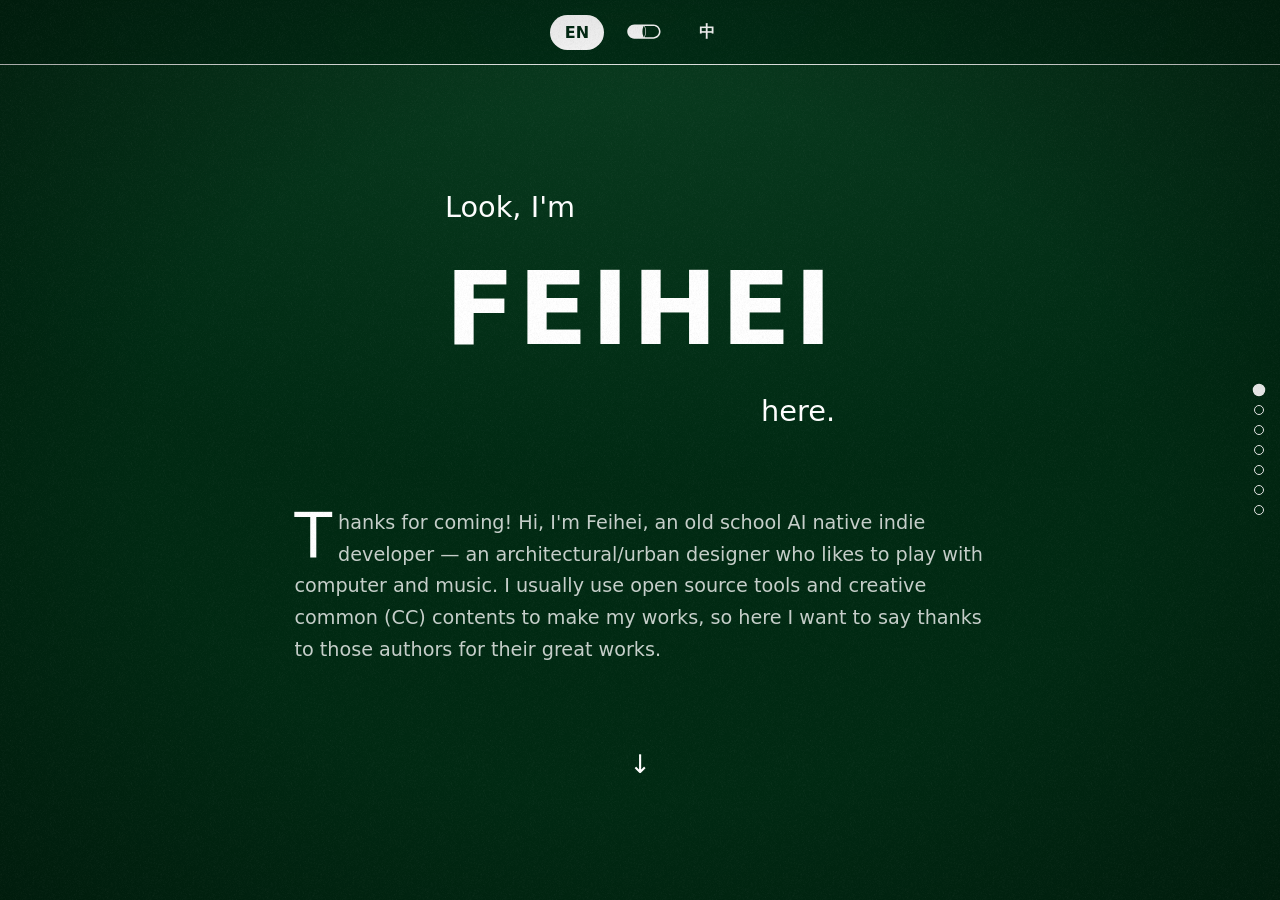
<file: index.html>
<!DOCTYPE html>
<html lang="en">
<head>
  <meta charset="utf-8">
  <meta name="viewport" content="width=device-width, initial-scale=1">
  <meta name="description" content="Feihei — old school AI native indie developer. Architectural/urban designer who likes to play with computer and music. Music works, mini HTML5 games and other open-source-made works.">
  <meta name="theme-color" content="#002a13">
  <meta property="og:title" content="I'm Feihei">
  <meta property="og:description" content="Old school AI native indie developer. Music works, mini HTML5 games and other works made with open source tools.">
  <meta property="og:url" content="https://feihei.github.io/">
  <meta property="og:type" content="website">
  <title>I'm Feihei</title>
  <link rel="icon" type="image/png" size="32x32" href="media/image/FDZ_favicon_32.png"/>
  <link rel="icon" type="image/png" size="16x16" href="media/image/FDZ_favicon_16.png"/>
  <link rel="stylesheet" href="css/style.css">
</head>
<body>
  <!-- Language switch bar -->
  <div class="language-switch">
    <button type="button" class="language-option active" id="en-option">EN</button>

    <button type="button" class="language-icon" id="switch-icon" aria-label="Switch language">
      <svg viewBox="0 0 275 200" aria-hidden="true">
        <path
          style="fill:#ffffff;fill-opacity:1;stroke:none;" d="m 72.882842,48.163847 c -27.05605,0 -49.007648,21.951598 -49.007648,49.007647 0,27.056046 21.951598,49.007646 49.007648,49.007646 H 203.5699 c 27.05605,0 49.00764,-21.9516 49.00764,-49.007646 0,-27.056049 -21.95159,-49.007647 -49.00764,-49.007647 z m 0,10.890588 h 59.635538 c -3.72269,7.408541 -8.72204,20.612007 -8.72204,38.117059 0,17.504336 4.9994,30.708036 8.72204,38.117056 H 72.882842 c -21.211044,0 -38.11706,-16.90602 -38.11706,-38.117056 0,-21.211038 16.906016,-38.117059 38.11706,-38.117059 z m 64.522478,0 h 1.6421 c 3.45485,6.210837 9.25275,19.386358 9.25275,38.117059 0,18.730516 -5.79789,31.906006 -9.25275,38.117056 h -1.6421 c -3.455,-6.21153 -9.25274,-19.38739 -9.25274,-38.117056 0,-18.730456 5.79779,-31.905993 9.25274,-38.117059 z" />
      </svg>
    </button>

    <button type="button" class="language-option" id="cn-option">中</button>
  </div>

  <!-- Slide navigation dots (built by js/main.js) -->
  <nav id="slide-nav" aria-label="Slides"></nav>

  <!-- English slides -->
  <div class="content-section active" id="en-content">
    <section class="slide slide-intro">
      <div class="title">
        <p id="left">Look, I'm</p>
        <h1 id="huge">FEIHEI</h1>
        <p id="right">here.</p>
      </div>
      <div class="intro">
        <p>Thanks for coming! Hi, I'm Feihei, an old school AI native indie developer &mdash; an architectural/urban designer who likes to play with computer and music. I usually use open source tools and creative common (CC) contents to make my works, so here I want to say thanks to those authors for their great works.</p>
      </div>
      <div class="scroll-hint" aria-hidden="true">&darr;</div>
    </section>

    <!-- Open source desktop tools (GitHub repos), first work slide -->
    <section class="slide">
      <h2>Open Source Tools</h2>
      <div class="container">
        <a class="img_box" id="llaia" href="https://github.com/Feihei/llaia">
          <div class="mask">
            <h2>Llaia — Local AI Assistant</h2>
          </div>
          <img src="media/image/llaia.svg" style="width:100%" alt="Llaia"/>
        </a>
        <a class="img_box" id="preferz" href="https://github.com/Feihei/PReferZ">
          <div class="mask">
            <h2>PReferZ — Inspiration Chalkboard</h2>
          </div>
          <img src="media/image/preferz.svg" style="width:100%" alt="PReferZ"/>
        </a>
        <a class="img_box" id="resoz" href="https://github.com/Feihei/ResoZ">
          <div class="mask">
            <h2>ResoZ — Easy DAW for Music</h2>
          </div>
          <img src="media/image/resoz.svg" style="width:100%" alt="ResoZ"/>
        </a>
      </div>
    </section>

    <!-- Design & simulation plugins (AEC open source), second work slide -->
    <section class="slide">
      <h2>Design &amp; Simulation Plugins</h2>
      <div class="container">
        <a class="img_box" id="windaround" href="https://github.com/Feihei/windAroundBuildings-py">
          <div class="mask">
            <h2>Wind Around Buildings &mdash; OpenFOAM Case Template</h2>
          </div>
          <img src="media/image/windaround.svg" style="width:100%" alt="Wind Around Buildings"/>
        </a>
        <a class="img_box" id="qgis-abmsim" href="https://github.com/Feihei/qgis-abmsim">
          <div class="mask">
            <h2>QGIS ABM Simulation Plugin</h2>
          </div>
          <img src="media/image/qgis_abmsim.svg" style="width:100%" alt="QGIS ABM Simulation"/>
        </a>
        <a class="img_box" id="blender-abmsim" href="https://github.com/Feihei/blender-abmsim">
          <div class="mask">
            <h2>Blender ABM Simulation</h2>
          </div>
          <img src="media/image/blender_abmsim.svg" style="width:100%" alt="Blender ABM Simulation"/>
        </a>
        <a class="img_box" id="lbt-blender" href="https://github.com/Feihei/lbt-blender">
          <div class="mask">
            <h2>Ladybug Tools in Blender</h2>
          </div>
          <img src="media/image/lbt_blender.svg" style="width:100%" alt="Ladybug Tools in Blender"/>
        </a>
        <a class="img_box" id="dae-exporter" href="https://github.com/Feihei/BlenderSimpleDAEExporter">
          <div class="mask">
            <h2>Simple DAE Exporter for Blender</h2>
          </div>
          <img src="media/image/dae_exporter.svg" style="width:100%" alt="Simple DAE Exporter"/>
        </a>
      </div>
    </section>

    <section class="slide">
      <h2>Music or Sound Works</h2>
      <div class="container">
        <a class="img_box" id="music-netease-cloud" href="https://music.163.com/#/artist?id=1139008">
          <div class="mask">
            <h2>Feihei's Digital Zero on Netease Cloud Music</h2>
          </div>
          <img src="media/image/FDZ_logo_white.svg" style="width:100%" alt="Netease Cloud Music"/>
        </a>
        <a class="img_box" id="music-bandcamp" href="https://f-d-z.bandcamp.com/">
          <div class="mask">
            <h2>Feihei's Digital Zero on Bandcamp</h2>
          </div>
          <img src="media/image/FDZ_logo_white.svg" style="width:100%" alt="Bandcamp"/>
        </a>
        <a class="img_box" id="music-douban" href="https://site.douban.com/fdz/">
          <div class="mask">
            <h2>Feihei's Digital Zero on Douban Site</h2>
          </div>
          <img src="media/image/FDZ_logo_white.svg" style="width:100%" alt="Douban"/>
        </a>
      </div>
    </section>

    <section class="slide">
      <h2>Mini HTML5 Works</h2>
      <div class="container">
        <a class="img_box" id="baobao" href="baobao/index.html">
          <div class="mask">
            <h2>Baobao</h2>
          </div>
          <img src="media/image/baobao.svg" style="width:100%" alt="Baobao"/>
        </a>
        <a class="img_box" id="detector" href="detector/index.html">
          <div class="mask">
            <h2>Detector</h2>
          </div>
          <img src="media/image/detector.svg" style="width:100%" alt="Detector"/>
        </a>
        <a class="img_box" id="micviz" href="micviz/index.html">
          <div class="mask">
            <h2>Microphone Visualization</h2>
          </div>
          <img src="media/image/micviz.svg" style="width:100%" alt="Microphone Visualization"/>
        </a>
      </div>
    </section>

    <!-- Mini web games (external repos served via GitHub Pages) -->
    <section class="slide">
      <h2>Mini Web Games</h2>
      <div class="container">
        <a class="img_box" id="bishop_Xiangqi" href="https://feihei.github.io/bishop_xiangqi/">
          <div class="mask">
            <h2>Bishop Xiangqi</h2>
          </div>
          <img src="media/image/bishop_Xiangqi.svg" style="width:100%" alt="Bishop Xiangqi"/>
        </a>
        <a class="img_box" id="ico-gomoku" href="https://feihei.github.io/ico-gomoku/">
          <div class="mask">
            <h2>Ico Gomoku</h2>
          </div>
          <img src="media/image/ico_gomoku.svg" style="width:100%" alt="Ico Gomoku"/>
        </a>
        <a class="img_box" id="hex-gomoku" href="https://feihei.github.io/hex-gomoku/">
          <div class="mask">
            <h2>Hex Gomoku</h2>
          </div>
          <img src="media/image/hex_gomoku.svg" style="width:100%" alt="Hex Gomoku"/>
        </a>
        <a class="img_box" id="bapi-run" href="https://feihei.github.io/bapi-run/">
          <div class="mask">
            <h2>Bapi Run &mdash; Chubby Parkour</h2>
          </div>
          <img src="media/image/bapi_run.svg" style="width:100%" alt="Bapi Run"/>
        </a>
      </div>
    </section>

    <section class="slide">
      <h2>Other Works</h2>
      <div class="container">
        <a class="img_box" id="bilibili" href="https://space.bilibili.com/380517327">
          <div class="mask">
            <h2>Videos on Bilibili</h2>
          </div>
          <img src="media/image/FDZ_logo_white.svg" style="width:100%" alt="Bilibili"/>
        </a>
        <a class="img_box" id="game-portfolio" href="https://feihei.github.io/game_portfolio/">
          <div class="mask">
            <h2>Game Portfolio</h2>
          </div>
          <img src="media/image/game_portfolio.svg" style="width:100%" alt="Game Portfolio"/>
        </a>
        <a class="img_box" id="fdz-font" href="https://github.com/Feihei/FDZ_font">
          <div class="mask">
            <h2>FDZ Pixel Font</h2>
          </div>
          <img src="media/image/fdz_font.svg" style="width:100%" alt="FDZ Pixel Font"/>
        </a>
      </div>
    </section>
  </div>

  <!-- Chinese slides -->
  <div class="content-section" id="cn-content">
    <section class="slide slide-intro">
      <div class="title">
        <p id="left">看，我是</p>
        <h1 id="huge">FEIHEI</h1>
        <p id="right">在这里</p>
      </div>
      <div class="intro">
        <p>感谢您的访问！你好，我是Feihei，一名老派的 AI 原生独立开发者——本职是建筑/城市设计，喜欢玩计算机和音乐。作品通常使用开源工具和知识共享（CC）内容创作，因此我想在此感谢那些作者们的杰出工作。</p>
      </div>
      <div class="scroll-hint" aria-hidden="true">&darr;</div>
    </section>

    <!-- Open source desktop tools (GitHub repos), first work slide -->
    <section class="slide">
      <h2>开源工具</h2>
      <div class="container">
        <a class="img_box" id="llaia-cn" href="https://github.com/Feihei/llaia">
          <div class="mask">
            <h2>Llaia — 本地轻量 AI 助手</h2>
          </div>
          <img src="media/image/llaia.svg" style="width:100%" alt="Llaia"/>
        </a>
        <a class="img_box" id="preferz-cn" href="https://github.com/Feihei/PReferZ">
          <div class="mask">
            <h2>PReferZ — 跨平台灵感小黑板</h2>
          </div>
          <img src="media/image/preferz.svg" style="width:100%" alt="PReferZ"/>
        </a>
        <a class="img_box" id="resoz-cn" href="https://github.com/Feihei/ResoZ">
          <div class="mask">
            <h2>ResoZ — 易用的音乐 DAW</h2>
          </div>
          <img src="media/image/resoz.svg" style="width:100%" alt="ResoZ"/>
        </a>
      </div>
    </section>

    <!-- Design & simulation plugins (AEC open source), second work slide -->
    <section class="slide">
      <h2>设计与模拟插件</h2>
      <div class="container">
        <a class="img_box" id="windaround-cn" href="https://github.com/Feihei/windAroundBuildings-py">
          <div class="mask">
            <h2>建筑室外风模拟 &mdash; OpenFOAM 算例模板</h2>
          </div>
          <img src="media/image/windaround.svg" style="width:100%" alt="建筑室外风模拟"/>
        </a>
        <a class="img_box" id="qgis-abmsim-cn" href="https://github.com/Feihei/qgis-abmsim">
          <div class="mask">
            <h2>QGIS ABM 模拟插件</h2>
          </div>
          <img src="media/image/qgis_abmsim.svg" style="width:100%" alt="QGIS ABM 模拟插件"/>
        </a>
        <a class="img_box" id="blender-abmsim-cn" href="https://github.com/Feihei/blender-abmsim">
          <div class="mask">
            <h2>Blender ABM 模拟</h2>
          </div>
          <img src="media/image/blender_abmsim.svg" style="width:100%" alt="Blender ABM 模拟"/>
        </a>
        <a class="img_box" id="lbt-blender-cn" href="https://github.com/Feihei/lbt-blender">
          <div class="mask">
            <h2>Ladybug Tools in Blender</h2>
          </div>
          <img src="media/image/lbt_blender.svg" style="width:100%" alt="Ladybug Tools in Blender"/>
        </a>
        <a class="img_box" id="dae-exporter-cn" href="https://github.com/Feihei/BlenderSimpleDAEExporter">
          <div class="mask">
            <h2>Blender DAE 导出插件</h2>
          </div>
          <img src="media/image/dae_exporter.svg" style="width:100%" alt="Blender DAE 导出插件"/>
        </a>
      </div>
    </section>

    <section class="slide">
      <h2>声音作品</h2>
      <div class="container">
        <a class="img_box" id="music-netease-cloud-cn" href="https://music.163.com/#/artist?id=1139008">
          <div class="mask">
            <h2>FDZ在网易云音乐</h2>
          </div>
          <img src="media/image/FDZ_logo_white.svg" style="width:100%" alt="网易云音乐"/>
        </a>
        <a class="img_box" id="music-bandcamp-cn" href="https://f-d-z.bandcamp.com/">
          <div class="mask">
            <h2>FDZ的Bandcamp主页</h2>
          </div>
          <img src="media/image/FDZ_logo_white.svg" style="width:100%" alt="Bandcamp"/>
        </a>
        <a class="img_box" id="music-douban-cn" href="https://site.douban.com/fdz/">
          <div class="mask">
            <h2>FDZ的豆瓣小站</h2>
          </div>
          <img src="media/image/FDZ_logo_white.svg" style="width:100%" alt="豆瓣"/>
        </a>
      </div>
    </section>

    <section class="slide">
      <h2>迷你HTML5作品</h2>
      <div class="container">
        <a class="img_box" id="baobao-cn" href="baobao/index.html">
          <div class="mask">
            <h2>包包</h2>
          </div>
          <img src="media/image/baobao.svg" style="width:100%" alt="抱抱"/>
        </a>
        <a class="img_box" id="detector-cn" href="detector/index.html">
          <div class="mask">
            <h2>探测器</h2>
          </div>
          <img src="media/image/detector.svg" style="width:100%" alt="探测器"/>
        </a>
        <a class="img_box" id="micviz-cn" href="micviz/index.html">
          <div class="mask">
            <h2>麦克风可视化</h2>
          </div>
          <img src="media/image/micviz.svg" style="width:100%" alt="麦克风可视化"/>
        </a>
      </div>
    </section>

    <!-- Mini web games (external repos served via GitHub Pages) -->
    <section class="slide">
      <h2>迷你网页游戏</h2>
      <div class="container">
        <a class="img_box" id="bishop_Xiangqi_cn" href="https://feihei.github.io/bishop_xiangqi/">
          <div class="mask">
            <h2>主教象棋</h2>
          </div>
          <img src="media/image/bishop_Xiangqi.svg" style="width:100%" alt="主教象棋"/>
        </a>
        <a class="img_box" id="ico-gomoku-cn" href="https://feihei.github.io/ico-gomoku/">
          <div class="mask">
            <h2>球面五子棋</h2>
          </div>
          <img src="media/image/ico_gomoku.svg" style="width:100%" alt="球面五子棋"/>
        </a>
        <a class="img_box" id="hex-gomoku-cn" href="https://feihei.github.io/hex-gomoku/">
          <div class="mask">
            <h2>六边五子棋</h2>
          </div>
          <img src="media/image/hex_gomoku.svg" style="width:100%" alt="六边五子棋"/>
        </a>
        <a class="img_box" id="bapi-run-cn" href="https://feihei.github.io/bapi-run/">
          <div class="mask">
            <h2>胖子跑酷</h2>
          </div>
          <img src="media/image/bapi_run.svg" style="width:100%" alt="胖子跑酷"/>
        </a>
      </div>
    </section>

    <section class="slide">
      <h2>其他作品</h2>
      <div class="container">
        <a class="img_box" id="bilibili-cn" href="https://space.bilibili.com/380517327">
          <div class="mask">
            <h2>Bilibili上的视频</h2>
          </div>
          <img src="media/image/FDZ_logo_white.svg" style="width:100%" alt="Bilibili"/>
        </a>
        <a class="img_box" id="game-portfolio-cn" href="https://feihei.github.io/game_portfolio/">
          <div class="mask">
            <h2>游戏作品集</h2>
          </div>
          <img src="media/image/game_portfolio.svg" style="width:100%" alt="游戏作品集"/>
        </a>
        <a class="img_box" id="fdz-font-cn" href="https://github.com/Feihei/FDZ_font">
          <div class="mask">
            <h2>FDZ 像素字体</h2>
          </div>
          <img src="media/image/fdz_font.svg" style="width:100%" alt="FDZ 像素字体"/>
        </a>
      </div>
    </section>
  </div>

  <!-- Film grain overlay (painted by js/main.js) -->
  <canvas id="film-grain" aria-hidden="true"></canvas>

  <script src="js/main.js"></script>
</body>
</html>
</file>
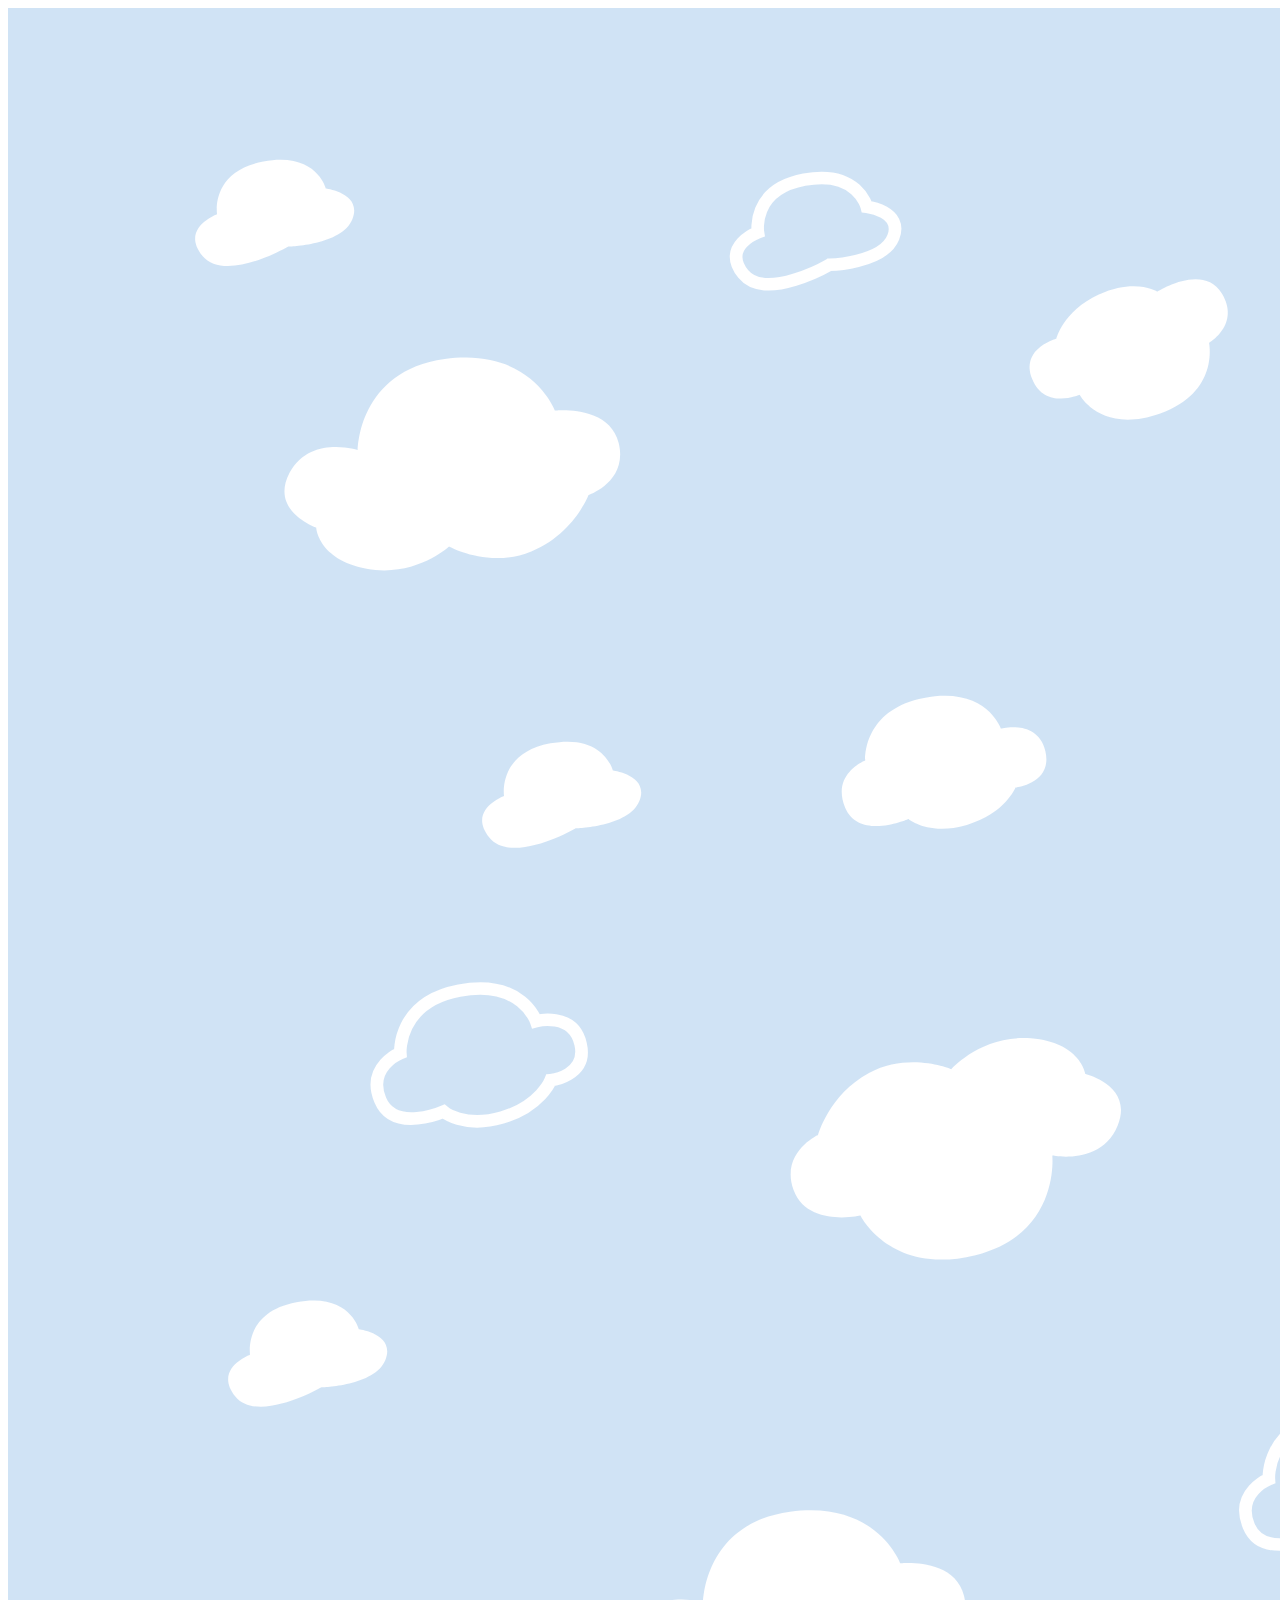
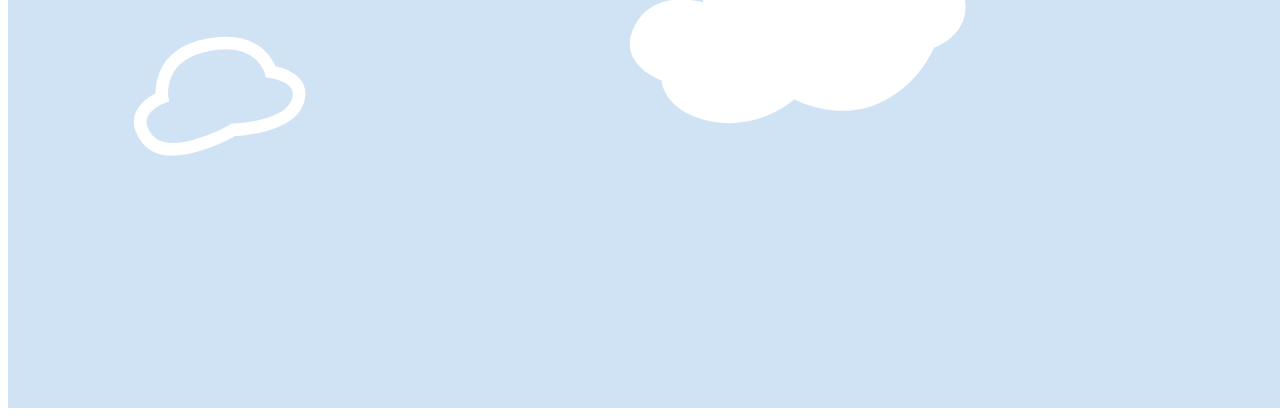
<file: baobao/index.html>
<!DOCTYPE html>
<html>
<head>
    <meta charset="UTF-8">
    <meta name="viewport" content="width=device-width, initial-scale=1.0">
    <meta http-equiv="X-UA-Compatible" content="ie=edge">
    <title>~Bao Bao~</title>
    <!--
    <script src="./raphael.min.js"></script>
    <script src="./snap.svg-min.js"></script>
    -->
</head>
<body>
    <svg height = "2000" width = "2000" id = "svg" style="background-color: #d0e3f5">
       <g
        transform ="scale(9.5,9.5)"
        id="g4582">
         <path
            id="path815"
            d="m 36.818343,46.519815 c 0,0 0.02965,-8.317781 9.152016,-9.573065 9.122371,-1.255284 11.600513,5.429235 11.600513,5.429235 0,0 5.707155,-0.661459 6.711382,3.412435 1.004227,4.073894 -3.172027,5.485741 -3.172027,5.485741 0,0 -1.579537,4.114185 -6.025843,5.936434 -4.446307,1.822249 -8.652206,-0.521107 -8.652206,-0.521107 0,0 -3.585208,3.296165 -8.690191,2.337794 -5.104983,-0.958372 -5.302316,-4.332819 -5.302316,-4.332819 0,0 -4.940555,-1.743967 -2.802398,-5.769223 2.138156,-4.025257 7.18107,-2.405425 7.18107,-2.405425 z"
            style="fill:#ffffff;stroke:none;stroke-width:0.26458332px;stroke-linecap:butt;stroke-linejoin:miter;stroke-opacity:1;fill-opacity:1"
            class = "cloud_big" />
         <path
            style="fill:#ffffff;stroke:none;stroke-width:0.18452489px;stroke-linecap:butt;stroke-linejoin:miter;stroke-opacity:1;fill-opacity:1"
            d="m 90.230731,79.208946 c 0,0 -0.352126,-5.334965 6.196372,-6.583218 6.548497,-1.248253 8.090397,3.227245 8.090397,3.227245 0,0 3.88707,-1.020508 4.68063,2.37989 0.79356,3.400398 -3.14422,3.825849 -3.14422,3.825849 0,0 -1.09029,2.755429 -5.1232,3.933097 -4.032931,1.177669 -6.145332,-0.627036 -6.145332,-0.627036 0,0 -5.211286,2.303714 -6.673674,-1.216272 -1.462389,-3.519988 2.119027,-4.939555 2.119027,-4.939555 z"
            id="path817"
            class = "cloud_mid" />
         <path
            id="path819"
            d="m 52.216389,82.950719 c 0,0 -0.730101,-4.484518 4.873456,-5.543783 5.603557,-1.059265 6.578492,2.849268 6.578492,2.849268 0,0 3.88707,0.491397 2.790749,3.230337 -1.096321,2.73894 -6.734994,2.880908 -6.734994,2.880908 0,0 -6.700405,3.864518 -9.059765,0.955861 -2.35936,-2.908657 1.552062,-4.372591 1.552062,-4.372591 z"
            style="fill:#ffffff;stroke:none;stroke-width:0.18452489px;stroke-linecap:butt;stroke-linejoin:miter;stroke-opacity:1;fill-opacity:1"
            class = "cloud_small" />
         <path
            style="fill:#ffffff;stroke:none;stroke-width:0.26458332px;stroke-linecap:butt;stroke-linejoin:miter;stroke-opacity:1;fill-opacity:1"
            d="m 109.92548,120.79102 c 0,0 0.85271,8.27402 -8.08507,10.48974 -8.937775,2.21572 -12.110912,-4.16826 -12.110912,-4.16826 0,0 -5.604805,1.26303 -7.03545,-2.68137 -1.430645,-3.9444 2.572318,-5.79123 2.572318,-5.79123 0,0 1.134277,-4.25851 5.362229,-6.54206 4.227964,-2.28354 8.658675,-0.39948 8.658675,-0.39948 0,0 3.21539,-3.65782 8.39323,-3.2463 5.17783,0.41153 5.73195,3.74602 5.73195,3.74602 0,0 5.09765,1.21012 3.39848,5.43945 -1.69918,4.22933 -6.88545,3.15349 -6.88545,3.15349 z"
            id="path821"
            class = "cloud_big" />
         <path
            id="path823"
            d="m 126.42441,35.245579 c 0,0 1.15199,5.220991 -5.13364,7.441743 -6.28563,2.220753 -8.48431,-1.971305 -8.48431,-1.971305 0,0 -3.68892,1.594575 -4.9858,-1.647421 -1.29688,-3.241996 2.53183,-4.255948 2.53183,-4.255948 0,0 0.66264,-2.888257 4.47205,-4.660172 3.80942,-1.77192 6.16964,-0.306125 6.16964,-0.306125 0,0 4.80466,-3.062667 6.78075,0.19677 1.97609,3.259439 -1.35052,5.202458 -1.35052,5.202458 z"
            style="fill:#ffffff;stroke:none;stroke-width:0.18452489px;stroke-linecap:butt;stroke-linejoin:miter;stroke-opacity:1;fill-opacity:1"
            class = "cloud_mid" />
         <path
            style="fill:#fff;fill-opacity:0;stroke:#ffffff;stroke-width:1.32291667;stroke-linecap:butt;stroke-linejoin:miter;stroke-opacity:1;stroke-miterlimit:4;stroke-dasharray:none"
            d="m 140.94987,87.494301 c 0,0 -0.7301,-4.484518 4.87346,-5.543783 5.60356,-1.059265 6.57849,2.849268 6.57849,2.849268 0,0 3.88707,0.491397 2.79075,3.230337 -1.09632,2.73894 -6.73499,2.880908 -6.73499,2.880908 0,0 -6.70041,3.864518 -9.05977,0.955861 -2.35936,-2.908657 1.55206,-4.372591 1.55206,-4.372591 z"
            id="path827"
            class = "cloud_small" />
         <path
            id="path845"
            d="m 78.94334,23.616884 c 0,0 -0.7301,-4.484518 4.87346,-5.543783 5.60356,-1.059265 6.57849,2.849268 6.57849,2.849268 0,0 3.88707,0.491397 2.79075,3.230337 -1.09632,2.73894 -6.73499,2.880908 -6.73499,2.880908 0,0 -6.70041,3.864518 -9.05977,0.955861 -2.35936,-2.908657 1.55206,-4.372591 1.55206,-4.372591 z"
            style="fill:#fff;fill-opacity:0;stroke:#ffffff;stroke-width:1.32291663;stroke-linecap:butt;stroke-linejoin:miter;stroke-miterlimit:4;stroke-dasharray:none;stroke-opacity:1"
            class = "cloud_small" />
         <path
            id="path847"
            d="m 174.95517,35.644013 c 0,0 -0.35212,-5.334965 6.19637,-6.583218 6.5485,-1.248253 8.0904,3.227245 8.0904,3.227245 0,0 3.88707,-1.020508 4.68063,2.37989 0.79356,3.400398 -3.14422,3.825849 -3.14422,3.825849 0,0 -1.09029,2.755429 -5.1232,3.933097 -4.03293,1.177669 -6.14533,-0.627036 -6.14533,-0.627036 0,0 -5.21129,2.303714 -6.67368,-1.216272 -1.46238,-3.519988 2.11903,-4.939555 2.11903,-4.939555 z"
            style="fill:#fff;fill-opacity:0;stroke:#ffffff;stroke-width:1.32291667;stroke-linecap:butt;stroke-linejoin:miter;stroke-opacity:1;stroke-miterlimit:4;stroke-dasharray:none"
            class = "cloud_mid" />
         <path
            style="fill:#ffffff;fill-opacity:1;stroke:none"
            d="m 138.72787,53.356519 c 0,0 -0.7301,-4.484518 4.87346,-5.543783 5.60355,-1.059265 6.57849,2.849268 6.57849,2.849268 0,0 3.88707,0.491397 2.79075,3.230337 -1.09632,2.73894 -6.735,2.880908 -6.735,2.880908 0,0 -6.7004,3.864518 -9.05976,0.955861 -2.35936,-2.908657 1.55206,-4.372591 1.55206,-4.372591 z"
            id="path849"
            class = "cloud_small" />
         <path
            id="path851"
            d="m 25.481568,141.77553 c 0,0 -0.7301,-4.48452 4.87346,-5.54379 5.60355,-1.05926 6.57849,2.84927 6.57849,2.84927 0,0 3.88707,0.4914 2.79075,3.23034 -1.09632,2.73894 -6.735,2.88091 -6.735,2.88091 0,0 -6.7004,3.86451 -9.05976,0.95586 -2.35936,-2.90866 1.55206,-4.37259 1.55206,-4.37259 z"
            style="fill:#ffffff;fill-opacity:1;stroke:none;stroke-width:0.18452489px;stroke-linecap:butt;stroke-linejoin:miter;stroke-opacity:1"
            class = "cloud_small" />
         <path
            style="fill:#fff;fill-opacity:0; stroke:#ffffff;stroke-width:1.32291663;stroke-linecap:butt;stroke-linejoin:miter;stroke-miterlimit:4;stroke-dasharray:none;stroke-opacity:1"
            d="m 41.301412,110.01114 c 0,0 -0.35212,-5.33497 6.19637,-6.58322 6.5485,-1.24825 8.0904,3.22724 8.0904,3.22724 0,0 3.88707,-1.0205 4.68063,2.37989 0.79356,3.4004 -3.14422,3.82585 -3.14422,3.82585 0,0 -1.09029,2.75543 -5.1232,3.9331 -4.03293,1.17767 -6.14533,-0.62704 -6.14533,-0.62704 0,0 -5.21129,2.30372 -6.67368,-1.21627 -1.46238,-3.51999 2.11903,-4.93955 2.11903,-4.93955 z"
            id="path853"
            class = "cloud_mid" />
         <path
            id="path855"
            d="m 140.74467,122.23934 c 0,0 -0.35212,-5.33497 6.19637,-6.58322 6.5485,-1.24825 8.0904,3.22725 8.0904,3.22725 0,0 3.88707,-1.02051 4.68063,2.37989 0.79356,3.40039 -3.14422,3.82585 -3.14422,3.82585 0,0 -1.09029,2.75542 -5.1232,3.93309 -4.03293,1.17767 -6.14533,-0.62703 -6.14533,-0.62703 0,0 -5.21129,2.30371 -6.67368,-1.21628 -1.46238,-3.51998 2.11903,-4.93955 2.11903,-4.93955 z"
            style="fill:#ffffff;fill-opacity:1;stroke:none;stroke-width:0.18452489px;stroke-linecap:butt;stroke-linejoin:miter;stroke-opacity:1"
            class = "cloud_mid" />
         <path
            style="fill:#ffffff;fill-opacity:1;stroke:none;stroke-width:0.26458332px;stroke-linecap:butt;stroke-linejoin:miter;stroke-opacity:1"
            d="m 73.166999,167.86018 c 0,0 0.02965,-8.31778 9.152016,-9.57306 9.122371,-1.25529 11.600513,5.42923 11.600513,5.42923 0,0 5.707155,-0.66146 6.711382,3.41244 1.00423,4.07389 -3.172027,5.48574 -3.172027,5.48574 0,0 -1.579537,4.11418 -6.025843,5.93643 -4.446307,1.82225 -8.652206,-0.52111 -8.652206,-0.52111 0,0 -3.585208,3.29617 -8.690191,2.3378 -5.104983,-0.95837 -5.302316,-4.33282 -5.302316,-4.33282 0,0 -4.940555,-1.74397 -2.802398,-5.76922 2.138156,-4.02526 7.18107,-2.40543 7.18107,-2.40543 z"
            id="path859"
            class = "cloud_big" />
         <path
            id="path861"
            d="m 132.72658,154.84623 c 0,0 -0.35212,-5.33497 6.19637,-6.58322 6.5485,-1.24825 8.0904,3.22724 8.0904,3.22724 0,0 3.88707,-1.0205 4.68063,2.37989 0.79356,3.4004 -3.14422,3.82585 -3.14422,3.82585 0,0 -1.09029,2.75543 -5.1232,3.9331 -4.03293,1.17767 -6.14533,-0.62704 -6.14533,-0.62704 0,0 -5.21129,2.30372 -6.67368,-1.21627 -1.46238,-3.51999 2.11903,-4.93955 2.11903,-4.93955 z"
            style="fill:#fff;fill-opacity:0; stroke:#ffffff;stroke-width:1.32291663;stroke-linecap:butt;stroke-linejoin:miter;stroke-miterlimit:4;stroke-dasharray:none;stroke-opacity:1"
            class = "cloud_mid" />
         <path
            style="fill:#ffffff;fill-opacity:1;stroke:none;stroke-width:0.18452489px;stroke-linecap:butt;stroke-linejoin:miter;stroke-opacity:1"
            d="m 182.64392,91.770611 c 0,0 -0.7301,-4.48452 4.87346,-5.54378 5.60355,-1.05927 6.57849,2.84927 6.57849,2.84927 0,0 3.88707,0.49139 2.79075,3.23033 -1.09632,2.73894 -6.735,2.88091 -6.735,2.88091 0,0 -6.7004,3.86452 -9.05976,0.95586 -2.35936,-2.90865 1.55206,-4.37259 1.55206,-4.37259 z"
            id="path863"
            class = "cloud_small" />
         <path
            id="path865"
            d="m 183.21288,137.41728 c 0,0 -0.35213,-5.33496 6.19637,-6.58322 6.5485,-1.24825 8.0904,3.22725 8.0904,3.22725 0,0 3.88707,-1.02051 4.68063,2.37989 0.79356,3.4004 -3.14422,3.82585 -3.14422,3.82585 0,0 -1.09029,2.75543 -5.1232,3.93309 -4.03294,1.17767 -6.14534,-0.62703 -6.14534,-0.62703 0,0 -5.21128,2.30371 -6.67367,-1.21627 -1.46239,-3.51999 2.11903,-4.93956 2.11903,-4.93956 z"
            style="fill:#ffffff;fill-opacity:1;stroke:none;stroke-width:0.18452489px;stroke-linecap:butt;stroke-linejoin:miter;stroke-opacity:1"
            class = "cloud_mid" />
         <path
            id="path869"
            d="m 16.217727,177.83061 c 0,0 -0.7301,-4.48452 4.87346,-5.54378 5.60356,-1.05927 6.57849,2.84927 6.57849,2.84927 0,0 3.88707,0.49139 2.79075,3.23033 -1.09632,2.73894 -6.73499,2.88091 -6.73499,2.88091 0,0 -6.70041,3.86452 -9.05977,0.95586 -2.35936,-2.90866 1.55206,-4.37259 1.55206,-4.37259 z"
            style="fill:#fff;fill-opacity:0; stroke:#ffffff;stroke-width:1.32291663;stroke-linecap:butt;stroke-linejoin:miter;stroke-miterlimit:4;stroke-dasharray:none;stroke-opacity:1"
            class = "cloud_small" />
         <path
            style="fill:#ffffff;fill-opacity:1;stroke:none;stroke-width:0.18452489px;stroke-linecap:butt;stroke-linejoin:miter;stroke-opacity:1"
            d="m 163.26893,170.51249 c 0,0 -0.7301,-4.48452 4.87346,-5.54379 5.60355,-1.05926 6.57849,2.84927 6.57849,2.84927 0,0 3.88707,0.4914 2.79075,3.23034 -1.09632,2.73894 -6.735,2.88091 -6.735,2.88091 0,0 -6.7004,3.86451 -9.05976,0.95586 -2.35936,-2.90866 1.55206,-4.37259 1.55206,-4.37259 z"
            id="path887"
            class = "cloud_small" />
         <path
            id="path888"
            d="m 22.005945,21.698231 c 0,0 -0.7301,-4.484518 4.87346,-5.543783 5.60355,-1.059265 6.57849,2.849268 6.57849,2.849268 0,0 3.88707,0.491397 2.79075,3.230337 -1.09632,2.73894 -6.735,2.880908 -6.735,2.880908 0,0 -6.7004,3.864518 -9.05976,0.955861 -2.35936,-2.908657 1.55206,-4.372591 1.55206,-4.372591 z"
            style="fill:#ffffff;fill-opacity:1;stroke:none;stroke-width:0.18452489px;stroke-linecap:butt;stroke-linejoin:miter;stroke-opacity:1"
            class = "cloud_small" />
        </g>
    </svg>
    <script>
        // var load = document.getElementById("svg");
        window.onload = function(){
            // Big clouds events
            var cloudBig = document.getElementsByClassName("cloud_big")
            for(var i of cloudBig){
                i.addEventListener('touchstart',mousedownBig)
                i.addEventListener('touchend',mouseupBig)
            }
            function mousedownBig(){
                //this.style.fill = '#f2f5ff'
                document.getElementById('sound_low').play()
            }
            function mouseupBig(){
                //this.style.fill = '#fff'
                document.getElementById('sound_low').pause()
            }
            // Mid clouds events
            var cloudMid = document.getElementsByClassName("cloud_mid")
            for(var i of cloudMid){
                // console.log(i)
                i.addEventListener('touchstart',mousedownMid)
                i.addEventListener('touchend',mouseupMid)
            }
            function mousedownMid(){
                //this.style.fill = '#f2f5ff'
                document.getElementById('sound_mid').play()
            }
            function mouseupMid(){
                //this.style.fill = '#fff'
                document.getElementById('sound_mid').pause()
            }
            // Small clouds events
            var cloudSmall = document.getElementsByClassName("cloud_small")
            for(var i of cloudSmall){
                // console.log(i)
                i.addEventListener('touchstart',mousedownSmall)
                i.addEventListener('touchend',mouseupSmall)
            }
            function mousedownSmall(){
                // this.style.fill = '#f2f5ff'
                document.getElementById('sound_high').play()
            }
            function mouseupSmall(){
                // this.style.fill = '#fff'
                document.getElementById('sound_high').pause()
            }
        }
    </script>
    <audio id = "sound_high">
        <source src = "./sounds/baobao_clouds_high.ogg" type="audio/ogg">
        <source src = "./sounds/baobao_clouds_high.mp3" type="audio/mp3">
    </audio>
    <audio id = "sound_mid">
        <source src = "./sounds/baobao_clouds_mid.ogg" type="audio/ogg">
        <source src = "./sounds/baobao_clouds_mid.mp3" type="audio/mp3">
    </audio>
    <audio id = "sound_low">
        <source src = "./sounds/baobao_clouds_low.ogg" type="audio/ogg">
        <source src = "./sounds/baobao_clouds_low.mp3" type="audio/mp3">
    </audio>
</body>
</html>
</file>
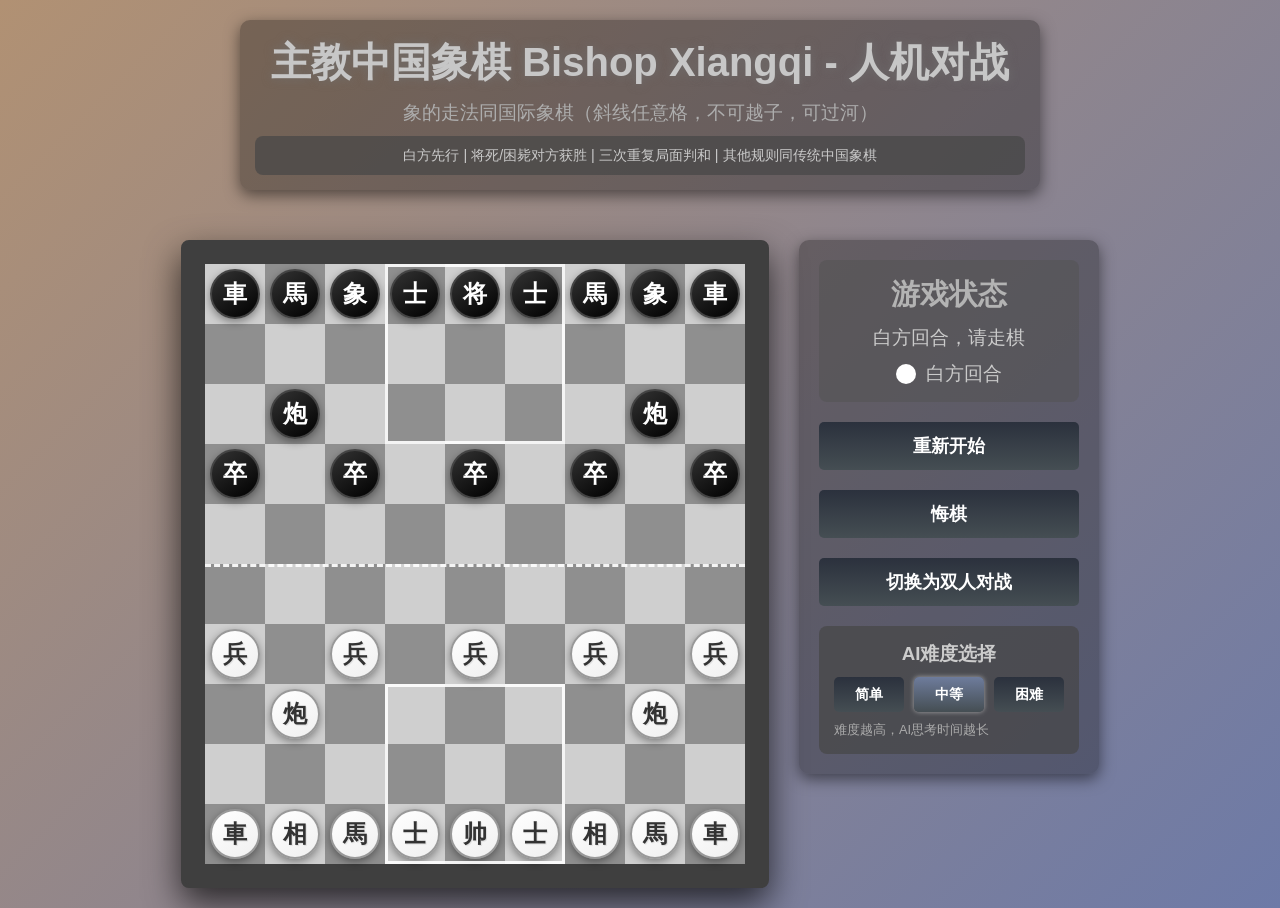
<file: bishop_Xiangqi.html>
<!DOCTYPE html>
<html lang="zh-CN">
<head>
    <meta charset="UTF-8">
    <meta name="viewport" content="width=device-width, initial-scale=1.0">
    <title>主教中国象棋 Bishop Xiangqi</title>
    <style>
        * {
            margin: 0;
            padding: 0;
            box-sizing: border-box;
        }
        
        body {
            font-family: 'Microsoft YaHei', sans-serif;
            background: linear-gradient(135deg, #b19173, #6d7aa7);
            min-height: 100vh;
            display: flex;
            flex-direction: column;
            align-items: center;
                padding: 20px;
            color: #cacaca;
        }
        
        .header {
            text-align: center;
            margin-bottom: 20px;
            padding: 15px;
            background: rgba(0, 0, 0, 0.3);
            border-radius: 10px;
            width: 100%;
            max-width: 800px;
            box-shadow: 0 5px 15px rgba(0, 0, 0, 0.5);
        }
        
        h1 {
            font-size: 2.5rem;
            text-shadow: 0 0 10px rgba(112, 112, 112, 0.8);
            margin-bottom: 10px;
            color: #c7c7c7;
        }
        
        .subtitle {
            font-size: 1.2rem;
            color: #adadad;
            margin-bottom: 10px;
        }
        
        .rules {
            background: rgba(70, 70, 70, 0.7);
            padding: 10px;
            border-radius: 8px;
            font-size: 0.9rem;
            margin-top: 10px;
        }
        
        .container {
            display: flex;
            gap: 30px;
            max-width: 1200px;
            width: 100%;
            justify-content: center;
            flex-wrap: wrap;
            transform-origin: top center;
        }
        
        .game-board {
            background: #3f3f3f;
            border: 4px solid #3f3f3f;
            border-radius: 8px;
            box-shadow: 0 15px 35px rgba(0, 0, 0, 0.7);
            padding: 20px;
            position: relative;
        }
        
        .board {
            display: grid;
            grid-template-columns: repeat(9, 60px);
            grid-template-rows: repeat(10, 60px);
            position: relative;
        }
        
        .cell {
            width: 60px;
            height: 60px;
            display: flex;
            justify-content: center;
            align-items: center;
            position: relative;
        }
        
        .white-cell {
            background-color: #cfcfcf;
        }
        
        .black-cell {
            background-color: #8f8f8f;
        }
        
        .piece {
            width: 50px;
            height: 50px;
            border-radius: 50%;
            display: flex;
            justify-content: center;
            align-items: center;
            font-size: 24px;
            font-weight: bold;
            cursor: pointer;
            box-shadow: 0 3px 8px rgba(0, 0, 0, 0.4);
            transition: all 0.3s ease; /* 过渡动画 */
            position: relative;
            z-index: 10;
            user-select: none;
        }
        
        .piece.moving {
            z-index: 100; /* 移动时提高层级 */
        }

        .piece.white {
            background: linear-gradient(145deg, #ffffff, #f0f0f0);
            color: #333;
            border: 2px solid #999;
            text-shadow: 1px 1px 1px rgba(0,0,0,0.1);
        }
        
        .piece.black {
            background: linear-gradient(145deg, #333333, #000000);
            color: #fff;
            border: 2px solid #444;
        }
        
        .piece.selected {
            box-shadow: 0 0 0 4px rgb(255, 239, 147), 0 0 20px rgba(156, 144, 74, 0.8);
            transform: scale(1.1);
            z-index: 20;
        }
        
        .possible-move {
            position: absolute;
            width: 20px;
            height: 20px;
            background: rgba(220, 255, 174, 0.6);
            border-radius: 50%;
            z-index: 5;
            pointer-events: none;
            box-shadow: 0 0 5px rgba(111, 156, 74, 0.8);
        }
        
        .possible-capture {
            position: absolute;
            width: 100%;
            height: 100%;
            border: 3px solid rgba(255, 50, 50, 0.7);
            border-radius: 50%;
            z-index: 5;
            pointer-events: none;
            box-shadow: 0 0 8px rgba(255, 50, 50, 0.5);
        }
        
        .controls {
            display: flex;
            flex-direction: column;
            gap: 20px;
            background: rgba(0, 0, 0, 0.3);
            padding: 20px;
            border-radius: 10px;
            width: 300px;
            height: fit-content;
            box-shadow: 0 5px 15px rgba(0, 0, 0, 0.5);
        }
        
        .status {
            background: rgba(82, 82, 82, 0.5);
            padding: 15px;
            border-radius: 8px;
            font-size: 1.2rem;
            text-align: center;
            min-height: 100px;
            display: flex;
            flex-direction: column;
            justify-content: center;
        }
        
        .status h2 {
            color: rgb(179, 179, 179);
            margin-bottom: 10px;
        }
        
        .btn {
            padding: 12px 20px;
            font-size: 1.1rem;
            background: linear-gradient(to bottom, #2b313d, #454e53);
            color: white;
            border: none;
            border-radius: 5px;
            cursor: pointer;
            transition: all 0.3s;
            font-weight: bold;
        }
        
        .btn:hover {
            background: linear-gradient(to bottom, #6e7c9c, #454e53);
            transform: translateY(-2px);
            box-shadow: 0 5px 15px rgba(0, 0, 0, 0.3);
        }
        
        .special-rule {
            background: rgba(70, 70, 70, 0.7);
            padding: 15px;
            border-radius: 8px;
            font-size: 1rem;
        }
        
        .special-rule h3 {
            color: #ccc;
            margin-bottom: 10px;
            text-align: center;
        }
                
        .player-turn {
            display: flex;
            justify-content: center;
            align-items: center;
            gap: 10px;
            margin-top: 10px;
        }
        
        .turn-indicator {
            width: 20px;
            height: 20px;
            border-radius: 50%;
        }
        
        /* 添加难度选择按钮样式 */
        .difficulty-buttons {
            display: flex;
            gap: 10px;
            margin-top: 10px;
        }
        
        .difficulty-btn {
            flex: 1;
            padding: 8px;
            font-size: 0.9rem;
        }
        
        .difficulty-btn.active {
            background: linear-gradient(to bottom, #6e7c9c, #454e53);
            box-shadow: 0 0 5px rgba(255, 255, 255, 0.5);
        }
               
        /* 九宫格外边框样式 */
        .palace-border {
            position: absolute;
            border: 3px solid rgba(255, 255, 255, 0.9);
            z-index: 15;
            pointer-events: none;
        }
        
        .river-highlight {
            position: absolute;
            bottom: 0;
            left: 0;
            right: 0;
            height: 3px;
            border-bottom: dashed 3px rgba(255, 255, 255, 0.9);
            z-index: 15;
            pointer-events: none;
        }
        /* 添加走子提示标记样式 */
        .move-indicator {
            position: absolute;
            width: 52px;
            height: 52px;
            border-radius: 50%;
            border: 3px solid;
            z-index: 25;
            pointer-events: none;
            top: 50%;
            left: 50%;
            transform: translate(-50%, -50%);
        }
        
        .move-indicator.white {
            border-color: rgba(255, 229, 80, 0.6);
            box-shadow: 0 0 5px 1px rgba(255, 229, 80, 0.4);
        }
        
        .move-indicator.black {
            border-color: rgba(255, 229, 80, 0.6);
            box-shadow: 0 0 5px 1px rgba(255, 229, 80, 0.4);
        }
        @media screen and (max-width: 768px) {
            .container {
                transform: scale(0.8);
                width: 125%; /* 补偿缩放后的空间 */
            }
        }

        @media screen and (max-width: 480px) {
            .container {
                transform: scale(0.6);
                width: 166%; /* 补偿缩放后的空间 */
            }
        }
    </style>
</head>
<body>

    <div class="container">
        <div class="header">
            <h1>主教中国象棋 Bishop Xiangqi - <span id="gameModeText">人机对战</span></h1>
            <div class="subtitle">象的走法同国际象棋（斜线任意格，不可越子，可过河）</div>
            <div class="rules">白方先行 | 将死/困毙对方获胜 | 三次重复局面判和 | 其他规则同传统中国象棋</div>
        </div>
        <div class="game-board">
            <div class="board" id="chessboard">
                <!-- 棋盘通过JS生成 -->
            </div>
        </div>
        <div class="controls">
            <div class="status" id="gameStatus">
                <h2>游戏状态</h2>
                <div id="statusText">白方回合，请走棋</div>
                <div class="player-turn">
                    <div class="turn-indicator" id="turnIndicator" style="background: white;"></div>
                    <span id="currentPlayer">白方回合</span>
                </div>
            </div>
            
            <button class="btn" id="restartBtn">重新开始</button>
            <button class="btn" id="undoBtn">悔棋</button>
            <button class="btn" id="modeBtn">切换为双人对战</button>
            <!-- 添加难度选择 -->
            <div class="special-rule">
                <h3>AI难度选择</h3>
                <div class="difficulty-buttons">
                    <button class="btn difficulty-btn" id="easyBtn">简单</button>
                    <button class="btn difficulty-btn active" id="mediumBtn">中等</button>
                    <button class="btn difficulty-btn" id="hardBtn">困难</button>
                </div>
                <p style="margin-top: 10px; font-size: 0.8rem; color: #aaa;">
                    难度越高，AI思考时间越长
                </p>
            </div>
        </div>

    </div>

    <script>
        document.addEventListener('DOMContentLoaded', () => {

            // 游戏状态
            const gameState = {
                board: [],
                currentPlayer: 'white',
                selectedPiece: null,
                gameOver: false,
                possibleMoves: [],
                moveHistory: [], // 历史走棋记录
                boardStates: [], // 历史棋盘状态记录
                gameMode: 'pvc',
                aiThinking: false,
                aiDifficulty: 'medium',
                aiDepths: { easy: 2, medium: 3, hard: 4 },
            };

            // 棋子初始布局
            const initialSetup = [
                // 黑方 (上方)
                ['b_ju', 'b_ma', 'b_xiang', 'b_shi', 'b_jiang', 'b_shi', 'b_ma', 'b_xiang', 'b_ju'],
                [null, null, null, null, null, null, null, null, null],
                [null, 'b_pao', null, null, null, null, null, 'b_pao', null],
                ['b_bing', null, 'b_bing', null, 'b_bing', null, 'b_bing', null, 'b_bing'],
                [null, null, null, null, null, null, null, null, null],
                // 中间空白行
                [null, null, null, null, null, null, null, null, null],
                // 白方 (下方)
                ['w_bing', null, 'w_bing', null, 'w_bing', null, 'w_bing', null, 'w_bing'],
                [null, 'w_pao', null, null, null, null, null, 'w_pao', null],
                [null, null, null, null, null, null, null, null, null],
                ['w_ju', 'w_xiang', 'w_ma', 'w_shi', 'w_shuai', 'w_shi', 'w_xiang', 'w_ma', 'w_ju']
            ];
            
            // 棋子显示字符
            const pieceChars = {
                'w_ju': '車', 'w_ma': '馬', 'w_xiang': '相', 'w_shi': '士', 
                'w_shuai': '帅', 'w_pao': '炮', 'w_bing': '兵',
                'b_ju': '車', 'b_ma': '馬', 'b_xiang': '象', 'b_shi': '士', 
                'b_jiang': '将', 'b_pao': '炮', 'b_bing': '卒'
            };
            
            // 初始化棋盘
            const chessboard = document.getElementById('chessboard');
            const statusText = document.getElementById('statusText');
            const currentPlayerText = document.getElementById('currentPlayer');
            const turnIndicator = document.getElementById('turnIndicator');
            const gameModeText = document.getElementById('gameModeText');
            const modeBtn = document.getElementById('modeBtn');
            
            function initBoard() {
                chessboard.innerHTML = '';
                gameState.board = JSON.parse(JSON.stringify(initialSetup));
                gameState.currentPlayer = 'white';
                gameState.selectedPiece = null;
                gameState.gameOver = false;
                gameState.moveHistory = [];
                gameState.possibleMoves = [];
                gameState.aiThinking = false;
                
                statusText.textContent = '白方回合，请走棋';
                currentPlayerText.textContent = '白方回合';
                turnIndicator.style.background = 'white';

                // 创建棋盘格子
                for (let row = 0; row < 10; row++) {
                    for (let col = 0; col < 9; col++) {
                        const cell = document.createElement('div');
                        cell.className = `cell ${(row + col) % 2 === 0 ? 'white-cell' : 'black-cell'}`;
                        cell.dataset.row = row;
                        cell.dataset.col = col;
                        
                        // 为九宫格添加高亮标识
                        if ((row >= 0 && row <= 2 && col >= 3 && col <= 5) || 
                            (row >= 7 && row <= 9 && col >= 3 && col <= 5)) {
                        }
                        
                        // 在第4行底部显示河界虚线
                        if (row === 4 && col >= 0 && col <= 8) {
                        }
                        
                        // 添加棋子
                        const pieceId = gameState.board[row][col];
                        if (pieceId) {
                            const piece = document.createElement('div');
                            const player = pieceId.split('_')[0] === 'w' ? 'white' : 'black';
                            piece.className = `piece ${player}`;
                            piece.textContent = pieceChars[pieceId];
                            piece.dataset.piece = pieceId;
                            piece.dataset.row = row;
                            piece.dataset.col = col;
                            piece.addEventListener('click', handlePieceClick);
                            cell.appendChild(piece);
                        }
                        
                        cell.addEventListener('click', handleCellClick);
                        chessboard.appendChild(cell);
                    }
                }
                
                // 获取棋盘格子的尺寸
                const firstCell = document.querySelector('.cell');
                const cellSize = firstCell.offsetWidth;

                // 上方九宫格外边框
                const topPalaceBorder = document.createElement('div');
                topPalaceBorder.className = 'palace-border';
                topPalaceBorder.style.top = '0px';
                topPalaceBorder.style.left = `${3 * cellSize}px`; // 3 * cellSize
                topPalaceBorder.style.width = `${3 * cellSize}px`; // 3 * cellSize
                topPalaceBorder.style.height = `${3 * cellSize}px`; // 3 * cellSize
                chessboard.appendChild(topPalaceBorder);
                
                // 下方九宫格外边框
                const bottomPalaceBorder = document.createElement('div');
                bottomPalaceBorder.className = 'palace-border';
                bottomPalaceBorder.style.top = `${7 * cellSize}px`; // 7 * cellSize
                bottomPalaceBorder.style.left = `${3 * cellSize}px`; // 3 * cellSize
                bottomPalaceBorder.style.width = `${3 * cellSize}px`; // 3 * cellSize
                bottomPalaceBorder.style.height = `${3 * cellSize}px`; // 3 * cellSize
                chessboard.appendChild(bottomPalaceBorder);
                
                // 创建河界标识（只在第5行底部显示）
                const riverHighlight = document.createElement('div');
                riverHighlight.className = 'river-highlight';
                riverHighlight.style.top = `${5 * cellSize}px`; // 5 * cellSize
                riverHighlight.style.left = '0px';
                riverHighlight.style.width = `${9 * cellSize}px`; // 9 * cellSize
                chessboard.appendChild(riverHighlight);
                
                // 清除走子提示标记
                clearMoveIndicators();

                // 如果是人机对战且AI先手，则触发AI移动
                if (gameState.gameMode === 'pvc' && gameState.currentPlayer === 'black') {
                    setTimeout(makeAIMove, 500);
                }
            }
            
            // 切换游戏模式
            modeBtn.addEventListener('click', () => {
                if (gameState.gameMode === 'pvp') {
                    gameState.gameMode = 'pvc';
                    modeBtn.textContent = '切换为双人对战';
                    gameModeText.textContent = '人机对战';
                } else {
                    gameState.gameMode = 'pvp';
                    modeBtn.textContent = '切换为人机对战';
                    gameModeText.textContent = '双人对战';
                }
                initBoard();
            });
            
            // 处理棋子点击
            function handlePieceClick(event) {
                if (gameState.gameOver) return;
                
                // 如果是人机对战模式且AI正在思考，禁用点击
                if (gameState.gameMode === 'pvc' && gameState.aiThinking) return;
                
                event.stopPropagation();
                const piece = event.target;
                const pieceId = piece.dataset.piece;
                const player = pieceId.split('_')[0] === 'w' ? 'white' : 'black';
                const row = parseInt(piece.dataset.row);
                const col = parseInt(piece.dataset.col);
                
                // 如果已经有选中的棋子
                if (gameState.selectedPiece) {
                    // 检查是否点击了可被吃的棋子
                    const isMoveValid = gameState.possibleMoves.some(move => 
                        move[0] === row && move[1] === col
                    );
                    
                    if (isMoveValid && player !== gameState.currentPlayer) {
                        // 执行吃子操作
                        movePiece(gameState.selectedPiece.row, gameState.selectedPiece.col, row, col);
                        return;
                    }
                    
                    // 如果点击的是自己的棋子，切换选中状态
                    if (player === gameState.currentPlayer) {
                        // 清除之前的选择
                        clearSelection();
                        
                        // 选中当前棋子
                        piece.classList.add('selected');
                        gameState.selectedPiece = {
                            element: piece,
                            id: pieceId,
                            row: row,
                            col: col
                        };
                        
                        // 显示可行走位置
                        showPossibleMoves(row, col, pieceId);
                        return;
                    }
                }
                
                // 只能选择当前玩家的棋子
                if (player !== gameState.currentPlayer) return;
                
                // 清除之前的选择
                clearSelection();
                
                // 选中当前棋子
                piece.classList.add('selected');
                gameState.selectedPiece = {
                    element: piece,
                    id: pieceId,
                    row: row,
                    col: col
                };
                
                // 显示可行走位置
                showPossibleMoves(row, col, pieceId);
            }
            
            // 处理格子点击
            function handleCellClick(event) {
                if (gameState.gameOver || !gameState.selectedPiece) return;
                
                // 如果是人机对战模式且AI正在思考，禁用点击
                if (gameState.gameMode === 'pvc' && gameState.aiThinking) return;
                
                const cell = event.currentTarget;
                const row = parseInt(cell.dataset.row);
                const col = parseInt(cell.dataset.col);
                
                // 检查是否是可行走位置
                const isMoveValid = gameState.possibleMoves.some(move => 
                    move[0] === row && move[1] === col
                );
                
                if (!isMoveValid) return;
                
                // 执行移动
                movePiece(gameState.selectedPiece.row, gameState.selectedPiece.col, row, col);
            }
            
            // 棋子基础移动规则
            function getBasicMoves(row, col, type, player) {
                const moves = [];
                const playerPrefix = player === 'white' ? 'w' : 'b';
                
                switch (type) {
                    case 'ju': // 车
                        // 水平方向
                        for (let c = col - 1; c >= 0; c--) {
                            if (!addMoveIfValid(row, c, playerPrefix, moves)) break;
                        }
                        for (let c = col + 1; c < 9; c++) {
                            if (!addMoveIfValid(row, c, playerPrefix, moves)) break;
                        }
                        // 垂直方向
                        for (let r = row - 1; r >= 0; r--) {
                            if (!addMoveIfValid(r, col, playerPrefix, moves)) break;
                        }
                        for (let r = row + 1; r < 10; r++) {
                            if (!addMoveIfValid(r, col, playerPrefix, moves)) break;
                        }
                        break;
                        
                    case 'ma': // 马
                        const maMoves = [
                            [row - 2, col - 1], [row - 2, col + 1], // 上
                            [row - 1, col - 2], [row - 1, col + 2], // 左上、右上
                            [row + 1, col - 2], [row + 1, col + 2], // 左下、右下
                            [row + 2, col - 1], [row + 2, col + 1]  // 下
                        ];
                        
                        maMoves.forEach(([r, c]) => {
                            // 检查蹩马腿
                            if (r >= 0 && r < 10 && c >= 0 && c < 9) {
                                const legRow = row + Math.sign(r - row) * (Math.abs(r - row) > 1 ? 1 : 0);
                                const legCol = col + Math.sign(c - col) * (Math.abs(c - col) > 1 ? 1 : 0);
                                
                                if (gameState.board[legRow][legCol] === null) {
                                    addMoveIfValid(r, c, playerPrefix, moves);
                                }
                            }
                        });
                        break;
                        
                    case 'xiang': // 象（国际象棋规则）
                        // 四个斜线方向
                        const directions = [
                            [-1, -1], [-1, 1], [1, -1], [1, 1]
                        ];
                        
                        directions.forEach(([dr, dc]) => {
                            for (let i = 1; i < 9; i++) {
                                const r = row + dr * i;
                                const c = col + dc * i;
                                
                                if (r < 0 || r >= 10 || c < 0 || c >= 9) break;
                                
                                if (!addMoveIfValid(r, c, playerPrefix, moves)) break;
                            }
                        });
                        break;
                        
                    case 'shi': // 士
                        const shiMoves = [
                            [row - 1, col - 1], [row - 1, col + 1],
                            [row + 1, col - 1], [row + 1, col + 1]
                        ];
                        
                        shiMoves.forEach(([r, c]) => {
                            // 只能在九宫格内移动
                            if (r >= 0 && r < 10 && c >= 3 && c <= 5) {
                                if (player === 'white' && r >= 7) {
                                    addMoveIfValid(r, c, playerPrefix, moves);
                                } else if (player === 'black' && r <= 2) {
                                    addMoveIfValid(r, c, playerPrefix, moves);
                                }
                            }
                        });
                        break;
                        
                    case 'shuai': // 帅
                    case 'jiang': // 将
                        const kingMoves = [
                            [row - 1, col], [row + 1, col],
                            [row, col - 1], [row, col + 1]
                        ];
                        
                        kingMoves.forEach(([r, c]) => {
                            // 只能在九宫格内移动
                            if (r >= 0 && r < 10 && c >= 3 && c <= 5) {
                                if (player === 'white' && r >= 7) {
                                    addMoveIfValid(r, c, playerPrefix, moves);
                                } else if (player === 'black' && r <= 2) {
                                    addMoveIfValid(r, c, playerPrefix, moves);
                                }
                            }
                        });
                        
                        // 将帅对脸规则（飞将）
                        const enemyKingType = player === 'white' ? 'b_jiang' : 'w_shuai';
                        // 向上检查
                        for (let r = row - 1; r >= 0; r--) {
                            const piece = gameState.board[r][col];
                            if (piece) {
                                if (piece === enemyKingType) {
                                    // 检查中间是否有棋子
                                    let hasPieceBetween = false;
                                    for (let i = row - 1; i > r; i--) {
                                        if (gameState.board[i][col]) {
                                            hasPieceBetween = true;
                                            break;
                                        }
                                    }
                                    if (!hasPieceBetween) {
                                        // 可以飞将
                                        moves.push([r, col]);
                                    }
                                }
                                break; // 遇到第一个棋子就停止
                            }
                        }
                        // 向下检查
                        for (let r = row + 1; r < 10; r++) {
                            const piece = gameState.board[r][col];
                            if (piece) {
                                if (piece === enemyKingType) {
                                    // 检查中间是否有棋子
                                    let hasPieceBetween = false;
                                    for (let i = row + 1; i < r; i++) {
                                        if (gameState.board[i][col]) {
                                            hasPieceBetween = true;
                                            break;
                                        }
                                    }
                                    if (!hasPieceBetween) {
                                        // 可以飞将
                                        moves.push([r, col]);
                                    }
                                }
                                break;
                            }
                        }
                        break;
                        
                    case 'pao': // 炮
                        // 水平方向
                        let hasJumped = false;
                        for (let c = col - 1; c >= 0; c--) {
                            if (!processPaoMove(row, c, playerPrefix, moves, hasJumped)) {
                                if (gameState.board[row][c]) hasJumped = true;
                            } else {
                                break;
                            }
                        }
                        
                        hasJumped = false;
                        for (let c = col + 1; c < 9; c++) {
                            if (!processPaoMove(row, c, playerPrefix, moves, hasJumped)) {
                                if (gameState.board[row][c]) hasJumped = true;
                            } else {
                                break;
                            }
                        }
                        
                        // 垂直方向
                        hasJumped = false;
                        for (let r = row - 1; r >= 0; r--) {
                            if (!processPaoMove(r, col, playerPrefix, moves, hasJumped)) {
                                if (gameState.board[r][col]) hasJumped = true;
                            } else {
                                break;
                            }
                        }
                        
                        hasJumped = false;
                        for (let r = row + 1; r < 10; r++) {
                            if (!processPaoMove(r, col, playerPrefix, moves, hasJumped)) {
                                if (gameState.board[r][col]) hasJumped = true;
                            } else {
                                break;
                            }
                        }
                        break;
                        
                    case 'bing': // 兵/卒
                        const bingMoves = [];
                        if (player === 'white') {
                            // 白方向上移动
                            bingMoves.push([row - 1, col]);
                            if (row <= 4) { // 过河后可以左右移动
                                bingMoves.push([row, col - 1], [row, col + 1]);
                            }
                        } else {
                            // 黑方向下移动
                            bingMoves.push([row + 1, col]);
                            if (row >= 5) { // 过河后可以左右移动
                                bingMoves.push([row, col - 1], [row, col + 1]);
                            }
                        }
                        
                        bingMoves.forEach(([r, c]) => {
                            if (r >= 0 && r < 10 && c >= 0 && c < 9) {
                                addMoveIfValid(r, c, playerPrefix, moves);
                            }
                        });
                        break;
                }
                return moves;
            }
            
            // 炮的特殊移动处理
            function processPaoMove(row, col, playerPrefix, moves, hasJumped) {
                if (row < 0 || row >= 10 || col < 0 || col >= 9) return true;
                
                const targetPiece = gameState.board[row][col];
                
                if (!hasJumped) {
                    if (targetPiece) {
                        // 遇到棋子后设置hasJumped为true，但该位置不能吃子
                        return false;
                    }
                    moves.push([row, col]);
                    return false;
                } else {
                    // 已经跳跃过，只能吃子
                    if (targetPiece) {
                        if (!targetPiece.startsWith(playerPrefix)) {
                            moves.push([row, col]);
                        }
                        return true; // 遇到棋子后停止
                    }
                    return false;
                }
            }
            
            // 辅助函数：添加有效移动
            function addMoveIfValid(row, col, playerPrefix, moves) {
                if (row < 0 || row >= 10 || col < 0 || col >= 9) return false;
                
                const targetPiece = gameState.board[row][col];
                // 如果目标位置为空或是敌方棋子，可以移动
                if (!targetPiece || !targetPiece.startsWith(playerPrefix)) {
                    moves.push([row, col]);
                }
                
                // 如果目标位置有棋子（无论是己方还是敌方），停止在该方向继续搜索
                return targetPiece === null;
            }
            
            // 辅助函数：检查移动后是否会被将军
            function wouldBeInCheck(fromRow, fromCol, toRow, toCol, player) {
                // 保存原始状态
                const originalPiece = gameState.board[toRow][toCol];
                const movingPiece = gameState.board[fromRow][fromCol];
                
                // 模拟移动
                gameState.board[toRow][toCol] = movingPiece;
                gameState.board[fromRow][fromCol] = null;
                
                // 找到己方将/帅的位置
                let kingPos = null;
                const kingType = player === 'white' ? 'w_shuai' : 'b_jiang';
                
                for (let row = 0; row < 10; row++) {
                    for (let col = 0; col < 9; col++) {
                        if (gameState.board[row][col] === kingType) {
                            kingPos = { row, col };
                            break;
                        }
                    }
                    if (kingPos) break;
                }
                
                // 检查是否被将军
                let inCheck = false;
                if (kingPos) {
                    inCheck = isSquareAttacked(kingPos.row, kingPos.col, player);
                }
                
                // 恢复原始状态
                gameState.board[fromRow][fromCol] = movingPiece;
                gameState.board[toRow][toCol] = originalPiece;
                
                return inCheck;
            }

            // 检查是否为重复局面
            function isRepetitionDraw() {
                if (gameState.boardStates.length < 6) return false;

                const currentBoard = JSON.stringify(gameState.board);
                let count = 0;
                
                // 统计当前局面在历史中出现的次数
                for (const state of gameState.boardStates) {
                    if (state === currentBoard) {
                        count++;
                        if (count >= 3) return true;
                    }
                }
                
                return false;
            }

            // 获取合法移动位置（过滤被将军走法）
            function getPossibleMoves(row, col, type, player) {
                const moves = getBasicMoves(row, col, type, player);
                // 过滤掉会导致己方被将军的移动
                return moves.filter(move => !wouldBeInCheck(row, col, move[0], move[1], player));
            }
            
            // 显示合法移动位置
            function showPossibleMoves(row, col, pieceId) {
                clearPossibleMoves();
                
                const [playerPrefix, type] = pieceId.split('_');
                const player = playerPrefix === 'w' ? 'white' : 'black';
                const moves = getPossibleMoves(row, col, type, player);
                
                // 保存可移动位置
                gameState.possibleMoves = moves;
                
                moves.forEach(move => {
                    const [targetRow, targetCol] = move;
                    const targetPiece = gameState.board[targetRow][targetCol];
                    
                    if (targetPiece) {
                        // 吃子位置 - 红色边框
                        const marker = document.createElement('div');
                        marker.className = 'possible-capture';
                        marker.dataset.row = targetRow;
                        marker.dataset.col = targetCol;
                        
                        const cell = document.querySelector(`.cell[data-row="${targetRow}"][data-col="${targetCol}"]`);
                        cell.appendChild(marker);
                    } else {
                        // 空位置 - 绿色圆点
                        const marker = document.createElement('div');
                        marker.className = 'possible-move';
                        marker.dataset.row = targetRow;
                        marker.dataset.col = targetCol;
                        
                        const cell = document.querySelector(`.cell[data-row="${targetRow}"][data-col="${targetCol}"]`);
                        cell.appendChild(marker);
                    }
                });
            }
            
            // 检查玩家是否被将死或困毙
            function isPlayerMated(player) {
                // 检查玩家是否有任何合法移动
                const playerPrefix = player === 'white' ? 'w' : 'b';
                
                for (let row = 0; row < 10; row++) {
                    for (let col = 0; col < 9; col++) {
                        const pieceId = gameState.board[row][col];
                        
                        // 找到该玩家的棋子
                        if (pieceId && pieceId.startsWith(playerPrefix)) {
                            const type = pieceId.split('_')[1];
                            // 获取所有可能的移动
                            const moves = getPossibleMoves(row, col, type, player);
                            
                            // 如果有任何一个合法移动，玩家未被将死
                            if (moves.length > 0) {
                                return false;
                            }
                        }
                    }
                }
                
                // 没有合法移动，被将死或困毙
                return true;
            }
            
            // 检查某个位置是否被对方攻击
            function isSquareAttacked(row, col, player) {
                const enemyPrefix = player === 'white' ? 'b' : 'w';
                
                // 检查所有敌方棋子
                for (let r = 0; r < 10; r++) {
                    for (let c = 0; c < 9; c++) {
                        const pieceId = gameState.board[r][c];
                        if (pieceId && pieceId.startsWith(enemyPrefix)) {
                            const type = pieceId.split('_')[1];
                            const enemyPlayer = enemyPrefix === 'w' ? 'white' : 'black';
                            const moves = getBasicMoves(r, c, type, enemyPlayer);
                            
                            // 检查是否有攻击到目标位置的移动
                            if (moves.some(move => move[0] === row && move[1] === col)) {
                                return true;
                            }
                        }
                    }
                }
                
                return false;
            }
            
            // 检查当前玩家是否被将军
            function isInCheck(player) {
                // 找到该玩家的将/帅位置
                const kingType = player === 'white' ? 'w_shuai' : 'b_jiang';
                let kingPos = null;
                
                for (let row = 0; row < 10; row++) {
                    for (let col = 0; col < 9; col++) {
                        if (gameState.board[row][col] === kingType) {
                            kingPos = { row, col };
                            break;
                        }
                    }
                    if (kingPos) break;
                }
                
                // 如果找不到将/帅，返回false
                if (!kingPos) return false;
                
                // 检查将/帅是否被攻击
                return isSquareAttacked(kingPos.row, kingPos.col, player);
            }

            // 添加走子提示标记
            function addMoveIndicator(row, col, player) {
                const cell = document.querySelector(`.cell[data-row="${row}"][data-col="${col}"]`);
                if (cell) {
                    // 检查是否已有标记，如果有则先移除
                    const existingIndicator = cell.querySelector('.move-indicator');
                    if (existingIndicator) {
                        existingIndicator.remove();
                    }
                    
                    const indicator = document.createElement('div');
                    indicator.className = `move-indicator ${player}`;
                    cell.appendChild(indicator);
                }
            }
            
            // 清除所有走子提示标记
            function clearMoveIndicators() {
                document.querySelectorAll('.move-indicator').forEach(marker => marker.remove());
            }

            // 移动棋子
            function movePiece(fromRow, fromCol, toRow, toCol) {
                const pieceId = gameState.board[fromRow][fromCol];
                const targetPiece = gameState.board[toRow][toCol];
                const pieceElement = document.querySelector(`.piece[data-row="${fromRow}"][data-col="${fromCol}"]`);
                
                // 计算移动距离
                const fromCell = document.querySelector(`.cell[data-row="${fromRow}"][data-col="${fromCol}"]`);
                const toCell = document.querySelector(`.cell[data-row="${toRow}"][data-col="${toCol}"]`);
                const deltaX = toCell.offsetLeft - fromCell.offsetLeft;
                const deltaY = toCell.offsetTop - fromCell.offsetTop;
                
                // 应用移动动画
                pieceElement.classList.add('moving');
                pieceElement.style.transform = `translate(${deltaX}px, ${deltaY}px)`;
                
                // 等待动画完成后更新棋盘状态
                setTimeout(() => {
                    // 移除moving类
                    pieceElement.classList.remove('moving');

                    // 检查是否形成三步重复局面
                    if (isRepetitionDraw()) {
                        // 显示和棋信息
                        statusText.innerHTML = `<span style="color:yellow;font-weight:bold;">和棋！三次出现重复局面</span>`;
                        currentPlayerText.textContent = '游戏结束';
                        turnIndicator.style.background = 'transparent';
                        gameState.gameOver = true;
                        return;
                    }

                    // 保存移动历史和棋盘状态
                    gameState.moveHistory.push({
                        fromRow, fromCol, toRow, toCol,
                        pieceMoved: pieceId,
                        pieceCaptured: targetPiece
                    });
                    gameState.boardStates.push(JSON.stringify(gameState.board));
                    
                    // 清除所有旧的走子标记
                    clearMoveIndicators();

                    // 更新棋盘状态
                    gameState.board[fromRow][fromCol] = null;
                    gameState.board[toRow][toCol] = pieceId;
                    
                    // 更新界面
                    updateBoard();
                    
                    // 添加走子提示标记（原位置和新位置）
                    addMoveIndicator(fromRow, fromCol, pieceId.startsWith('w') ? 'white' : 'black');
                    addMoveIndicator(toRow, toCol, pieceId.startsWith('w') ? 'white' : 'black');
                    
                    // 清除选择
                    clearSelection();
                    clearPossibleMoves();
                    
                    // 检查是否将死或困毙对方
                    const opponent = gameState.currentPlayer === 'white' ? 'black' : 'white';
                    if (isPlayerMated(opponent)) {
                        gameState.gameOver = true;
                        statusText.innerHTML = `<span style="color:gold;font-weight:bold;">${gameState.currentPlayer === 'white' ? '白方' : '黑方'}胜利！</span>`;
                        currentPlayerText.textContent = '游戏结束';
                        turnIndicator.style.background = 'transparent';
                        updateBoard();
                        return;
                    }
                    
                    if (!gameState.gameOver) {
                        // 切换玩家
                        gameState.currentPlayer = gameState.currentPlayer === 'white' ? 'black' : 'white';
                        
                        // 检查新回合的玩家是否被将军
                        const inCheck = isInCheck(gameState.currentPlayer);
                
                        if (inCheck) {
                            statusText.innerHTML = `<span style="color:red;font-weight:bold;">${gameState.currentPlayer === 'white' ? '白方' : '黑方'}被将军！</span>`;
                            currentPlayerText.textContent = `${gameState.currentPlayer === 'white' ? '白方' : '黑方'}回合（将军）`;
                        } else {
                            statusText.textContent = `${gameState.currentPlayer === 'white' ? '白方' : '黑方'}回合，请走棋`;
                            currentPlayerText.textContent = `${gameState.currentPlayer === 'white' ? '白方' : '黑方'}回合`;
                        }
                        
                        turnIndicator.style.background = gameState.currentPlayer === 'white' ? 'white' : 'black';

                        // 如果是人机对战且轮到AI，则触发AI移动
                        if (gameState.gameMode === 'pvc' && gameState.currentPlayer === 'black' && !gameState.gameOver) {
                            setTimeout(makeAIMove, 500);
                        }
                    }
                }, 300); // 与CSS过渡时间保持一致
            }
          
            // AI

            // 棋子基本价值
            const pieceValues = {
                'ju': 9,    // 车
                'ma': 5,    // 马
                'xiang': 5, // 象
                'shi': 2,   // 士
                'shuai': 100, // 帅
                'jiang': 100, // 将
                'pao': 5, // 炮
                'bing': 1,   // 兵/卒
            };

            // 棋子位置价值表
            const positionValues = {
                'bing': [  // 兵/卒
                    [0,  0,  0,  0,  0,  0,  0,  0,  0]
                    [0,  0,  0,  0,  0,  0,  0,  0,  0]
                    [0,  0,  0,  0,  0,  0,  0,  0,  0],
                    [1,  0,  1,  0,  1,  0,  1,  0,  1],
                    [2,  0,  2,  0,  2,  0,  2,  0,  2],
                    [4,  4,  4,  4,  4,  4,  4,  4,  4],
                    [4,  4,  4,  4,  4,  4,  4,  4,  4],
                    [5,  5,  5,  5,  5,  5,  5,  5,  5],
                    [5,  5,  5,  5,  5,  5,  5,  5,  5],
                    [0,  1,  2,  3,  3,  3,  2,  1,  0]
                ],
                'pao': [  // 炮
                    [1,  1,  1,  1,  1,  1,  1,  1,  1],
                    [1,  1,  1,  1,  1,  1,  1,  1,  1],
                    [2,  1,  2,  2,  4,  2,  2,  1,  2],
                    [1,  1,  1,  1,  4,  1,  1,  1,  1],
                    [2,  2,  2,  2,  4,  2,  2,  2,  2],
                    [2,  2,  2,  2,  4,  2,  2,  2,  2],
                    [2,  2,  2,  2,  4,  2,  2,  2,  2],
                    [2,  1,  1,  2,  3,  2,  1,  1,  2],
                    [2,  1,  1,  1,  1,  1,  1,  1,  2],
                    [3,  3,  2,  1,  1,  1,  2,  3,  3]
                ],
                'ma': [  // 马
                    [0,  1,  1,  1,  1,  1,  1,  1,  0],
                    [1,  1,  1,  1,  1,  1,  1,  1,  1],
                    [1,  2,  3,  2,  2,  2,  3,  2,  1],
                    [1,  2,  2,  2,  3,  2,  2,  2,  1],
                    [1,  2,  2,  3,  3,  3,  2,  2,  1],
                    [1,  2,  2,  3,  3,  3,  2,  2,  1],
                    [1,  2,  3,  2,  3,  2,  3,  2,  1],
                    [1,  2,  3,  3,  1,  3,  3,  2,  1],
                    [1,  2,  3,  2,  1,  2,  3,  2,  1],
                    [0,  1,  1,  1,  1,  1,  1,  1,  0]
                ],
                'xiang': [  // 象（使用国际象棋象的走法）
                    [1,  1,  1,  1,  1,  1,  1,  1,  1],
                    [1,  2,  2,  2,  2,  2,  2,  2,  1],
                    [1,  2,  3,  3,  3,  3,  3,  2,  1],
                    [1,  2,  3,  4,  4,  4,  3,  2,  1],
                    [1,  2,  3,  4,  5,  4,  3,  2,  1],
                    [1,  2,  3,  4,  5,  4,  3,  2,  1],
                    [1,  2,  3,  4,  4,  4,  3,  2,  1],
                    [1,  2,  3,  3,  3,  3,  3,  2,  1],
                    [1,  2,  2,  2,  2,  2,  2,  2,  1],
                    [1,  1,  1,  1,  1,  1,  1,  1,  1]
                ],
                'shi': [  // 士
                    [0,  0,  0,  0,  0,  0,  0,  0,  0],
                    [0,  0,  0,  0,  0,  0,  0,  0,  0],
                    [0,  0,  0,  0,  0,  0,  0,  0,  0],
                    [0,  0,  0,  0,  0,  0,  0,  0,  0],
                    [0,  0,  0,  0,  0,  0,  0,  0,  0],
                    [0,  0,  0,  0,  0,  0,  0,  0,  0],
                    [0,  0,  0,  0,  0,  0,  0,  0,  0],
                    [0,  0,  0,  2,  0,  2,  0,  0,  0],
                    [0,  0,  0,  0,  3,  0,  0,  0,  0],
                    [0,  0,  0,  2,  0,  2,  0,  0,  0]
                ],
                'ju': [  // 车
                    [2,  4,  2,  3,  1,  3,  2,  4,  2],
                    [2,  4,  2,  3,  1,  3,  2,  4,  2],
                    [2,  4,  2,  3,  2,  3,  2,  4,  2],
                    [2,  4,  2,  3,  2,  3,  2,  4,  2],
                    [4,  4,  4,  4,  4,  4,  4,  4,  4],
                    [4,  4,  4,  4,  4,  4,  4,  4,  4],
                    [2,  4,  2,  3,  3,  3,  2,  4,  2],
                    [2,  4,  2,  3,  3,  3,  2,  4,  2],
                    [2,  4,  2,  3,  3,  3,  2,  4,  2],
                    [4,  4,  4,  4,  2,  4,  4,  4,  4]
                ],
                'shuai': [  // 帅/将
                    [0,  0,  0,  1,  1,  1,  0,  0,  0],
                    [0,  0,  0,  1,  1,  1,  0,  0,  0],
                    [0,  0,  0,  1,  1,  1,  0,  0,  0],
                    [0,  0,  0,  0,  0,  0,  0,  0,  0],
                    [0,  0,  0,  0,  0,  0,  0,  0,  0],
                    [0,  0,  0,  0,  0,  0,  0,  0,  0],
                    [0,  0,  0,  0,  0,  0,  0,  0,  0],
                    [0,  0,  0,  1,  1,  1,  0,  0,  0],
                    [0,  0,  0,  1,  1,  1,  0,  0,  0],
                    [0,  0,  0,  1,  1,  1,  0,  0,  0]
                ]
            };
            
            // 评估棋子位置价值
            function evaluatePositionValues() {
                let score = 0;
                
                for (let row = 0; row < 10; row++) {
                    for (let col = 0; col < 9; col++) {
                        const pieceId = gameState.board[row][col];
                        if (pieceId) {
                            const type = pieceId.split('_')[1];
                            const player = pieceId.split('_')[0];
                            
                            // 获取该棋子的位置价值
                            let positionValue = 0;
                            const positionType = type === 'jiang' ? 'shuai' : type; // 将军和帅的位置价值相同
                            
                            // 检查positionValues中是否存在该类型的位置价值数据
                            if (positionValues[positionType]) {
                                // 确保行索引在有效范围内
                                const rowIndex = player === 'w' ? (9 - row) : row;
                                if (rowIndex >= 0 && rowIndex < 10 && 
                                    positionValues[positionType][rowIndex] && 
                                    positionValues[positionType][rowIndex][col] !== undefined) {
                                    positionValue = positionValues[positionType][rowIndex][col];
                                }
                            }
                            
                            // 白方棋子减分，黑方棋子加分
                            score += player === 'w' ? -positionValue : positionValue;
                        }
                    }
                }
                
                return score;
            }
            
            // Minimax算法
            function minimax(depth, alpha, beta, isMaximizing) {
                // 达到最大深度或游戏结束，返回评估值
                if (depth === 0) {
                    return evaluateBoard();
                }
                
                const player = isMaximizing ? 'black' : 'white';
                const possibleMoves = getAllPossibleMoves(player);
                
                if (isMaximizing) {
                    let maxEval = -Infinity;
                    
                    for (const move of possibleMoves) {
                        // 执行移动
                        const originalPiece = gameState.board[move.toRow][move.toCol];
                        gameState.board[move.fromRow][move.fromCol] = null;
                        gameState.board[move.toRow][move.toCol] = move.pieceId;
                        
                        // 检查是否将死对方
                        if (originalPiece && (originalPiece.includes('shuai') || originalPiece.includes('jiang'))) {
                            // 恢复棋盘
                            gameState.board[move.fromRow][move.fromCol] = move.pieceId;
                            gameState.board[move.toRow][move.toCol] = originalPiece;
                            return 1000; // 很大的正数表示胜利
                        }
                        
                        const eval = minimax(depth - 1, alpha, beta, false);
                        
                        // 恢复棋盘
                        gameState.board[move.fromRow][move.fromCol] = move.pieceId;
                        gameState.board[move.toRow][move.toCol] = originalPiece;
                        
                        maxEval = Math.max(maxEval, eval);
                        alpha = Math.max(alpha, eval);
                        if (beta <= alpha) {
                            break; // Alpha-Beta剪枝
                        }
                    }
                    
                    return maxEval;
                } else {
                    let minEval = Infinity;
                    
                    for (const move of possibleMoves) {
                        // 执行移动
                        const originalPiece = gameState.board[move.toRow][move.toCol];
                        gameState.board[move.fromRow][move.fromCol] = null;
                        gameState.board[move.toRow][move.toCol] = move.pieceId;
                        
                        // 检查是否将死对方
                        if (originalPiece && (originalPiece.includes('shuai') || originalPiece.includes('jiang'))) {
                            // 恢复棋盘
                            gameState.board[move.fromRow][move.fromCol] = move.pieceId;
                            gameState.board[move.toRow][move.toCol] = originalPiece;
                            return -1000; // 很大的负数表示失败
                        }
                        
                        const eval = minimax(depth - 1, alpha, beta, true);
                        
                        // 恢复棋盘
                        gameState.board[move.fromRow][move.fromCol] = move.pieceId;
                        gameState.board[move.toRow][move.toCol] = originalPiece;
                        
                        minEval = Math.min(minEval, eval);
                        beta = Math.min(beta, eval);
                        if (beta <= alpha) {
                            break; // Alpha-Beta剪枝
                        }
                    }
                    
                    return minEval;
                }
            }
            
            // 获取所有可能的移动
            function getAllPossibleMoves(player) {
                const moves = [];
                const playerPrefix = player === 'white' ? 'w' : 'b';
                
                for (let row = 0; row < 10; row++) {
                    for (let col = 0; col < 9; col++) {
                        const pieceId = gameState.board[row][col];
                        
                        if (pieceId && pieceId.startsWith(playerPrefix)) {
                            const type = pieceId.split('_')[1];
                            const possibleMoves = getPossibleMoves(row, col, type, player);
                            
                            possibleMoves.forEach(([toRow, toCol]) => {
                                moves.push({
                                    pieceId,
                                    fromRow: row,
                                    fromCol: col,
                                    toRow,
                                    toCol
                                });
                            });
                        }
                    }
                }
                
                return moves;
            }
            
            // 评估棋盘状态
            function evaluateBoard() {
                let score = 0;
                
                // 1.棋子基本价值评估
                for (let row = 0; row < 10; row++) {
                    for (let col = 0; col < 9; col++) {
                        const pieceId = gameState.board[row][col];
                        
                        if (pieceId) {
                            const type = pieceId.split('_')[1];
                            const player = pieceId.split('_')[0];
                            const value = pieceValues[type];
                            
                            // 白方棋子减分，黑方棋子加分
                            score += player === 'w' ? -value : value;
                        }
                    }
                }
                
                // 2.棋子位置价值评估（权重0.05）
                score += evaluatePositionValues()*0.05;
                
                return score;
            }
            
            // 寻找最佳移动
            function findBestMove(depth) {
                const possibleMoves = getAllPossibleMoves('black');
                
                // 如果没有可能的移动，返回null
                if (possibleMoves.length === 0) return null;
                
                let bestMove = null;
                let bestValue = -Infinity;
                
                // 评估每个可能的移动
                for (const move of possibleMoves) {
                    // 执行移动
                    const originalPiece = gameState.board[move.toRow][move.toCol];
                    gameState.board[move.fromRow][move.fromCol] = null;
                    gameState.board[move.toRow][move.toCol] = move.pieceId;
                    
                    // 检查是否将死对方
                    if (originalPiece && (originalPiece.includes('shuai') || originalPiece.includes('jiang'))) {
                        // 恢复棋盘
                        gameState.board[move.fromRow][move.fromCol] = move.pieceId;
                        gameState.board[move.toRow][move.toCol] = originalPiece;
                        return move; // 直接返回这个能赢的移动
                    }
                    
                    // 递归评估
                    const moveValue = minimax(depth - 1, -Infinity, Infinity, false);
                    
                    // 恢复棋盘
                    gameState.board[move.fromRow][move.fromCol] = move.pieceId;
                    gameState.board[move.toRow][move.toCol] = originalPiece;
                    
                    // 添加一个小的随机扰动，让AI有更多变化
                    const randomFactor = (Math.random() - 0.5) * 0.1; // ±0.05的随机扰动
                    
                    // 更新最佳移动 - 如果值相同，随机因素可能会影响选择
                    if (moveValue + randomFactor > bestValue) {
                        bestValue = moveValue + randomFactor;
                        bestMove = move;
                    }
                }
                
                return bestMove;
            }
            
            // AI移动函数，使用当前难度
            function getDifficultyName(difficulty) {
                const names = { easy: '简单', medium: '中等', hard: '困难' };
                return names[difficulty];
            }
            
            function makeAIMove() {
                if (gameState.gameOver || gameState.aiThinking) return;
                
                gameState.aiThinking = true;
                statusText.textContent = `AI思考中 (${getDifficultyName(gameState.aiDifficulty)}难度)...`;
                
                // 根据难度设置思考时间
                const thinkTime = gameState.aiDifficulty === 'easy' ? 500 : 
                                 gameState.aiDifficulty === 'medium' ? 800 : 1200;
                
                setTimeout(() => {
                    const depth = gameState.aiDepths[gameState.aiDifficulty];
                    const bestMove = findBestMove(depth);
                    
                    // 修改: 添加对bestMove为null的处理，防止AI被将死时游戏卡住
                    if (bestMove) {
                        movePiece(bestMove.fromRow, bestMove.fromCol, bestMove.toRow, bestMove.toCol);
                    } else {
                        // AI无合法移动，说明被将死或困毙，游戏结束
                        gameState.gameOver = true;
                        statusText.innerHTML = `<span style="color:gold;font-weight:bold;">白方胜利！</span>`;
                        currentPlayerText.textContent = '游戏结束';
                        turnIndicator.style.background = 'transparent';
                        gameState.aiThinking = false;
                        return;
                    }
                    
                    gameState.aiThinking = false;
                }, thinkTime);
            }

            // 更新棋盘显示
            function updateBoard() {
                // 清空棋盘
                document.querySelectorAll('.piece').forEach(piece => piece.remove());
                
                // 重新放置棋子
                for (let row = 0; row < 10; row++) {
                    for (let col = 0; col < 9; col++) {
                        const pieceId = gameState.board[row][col];
                        if (pieceId) {
                            const cell = document.querySelector(`.cell[data-row="${row}"][data-col="${col}"]`);
                            const piece = document.createElement('div');
                            const player = pieceId.split('_')[0] === 'w' ? 'white' : 'black';
                            piece.className = `piece ${player}`;
                            piece.textContent = pieceChars[pieceId];
                            piece.dataset.piece = pieceId;
                            piece.dataset.row = row;
                            piece.dataset.col = col;
                            piece.addEventListener('click', handlePieceClick);
                            cell.appendChild(piece);
                        }
                    }
                }
            }
            
            // 清除选择
            function clearSelection() {
                document.querySelectorAll('.piece.selected').forEach(piece => {
                    piece.classList.remove('selected');
                });
                gameState.selectedPiece = null;
                gameState.possibleMoves = [];
            }
            
            // 清除可行走标记
            function clearPossibleMoves() {
                document.querySelectorAll('.possible-move, .possible-capture').forEach(marker => {
                    marker.remove();
                });
            }
            
            // 事件监听
            document.getElementById('restartBtn').addEventListener('click', initBoard);
            document.getElementById('undoBtn').addEventListener('click', undoMove);
            
            // 悔棋功能
            function undoMove() {
                if (gameState.moveHistory.length === 0 || gameState.gameOver) return;
                
                const lastMove = gameState.moveHistory.pop();
                
                // 恢复棋盘状态
                gameState.board[lastMove.fromRow][lastMove.fromCol] = lastMove.pieceMoved;
                gameState.board[lastMove.toRow][lastMove.toCol] = lastMove.pieceCaptured;
                
                // 恢复玩家回合
                gameState.currentPlayer = gameState.currentPlayer === 'white' ? 'black' : 'white';
                gameState.gameOver = false;
                
                // 更新界面
                updateBoard();

                // 如果有历史记录，显示上一步的走子提示
                if (gameState.moveHistory.length > 0) {
                    const prevMove = gameState.moveHistory[gameState.moveHistory.length - 1];
                    const player = prevMove.pieceMoved.startsWith('w') ? 'white' : 'black';
                    addMoveIndicator(prevMove.fromRow, prevMove.fromCol, player);
                }
                
                statusText.textContent = `${gameState.currentPlayer === 'white' ? '白方' : '黑方'}回合，请走棋`;
                currentPlayerText.textContent = `${gameState.currentPlayer === 'white' ? '白方' : '黑方'}回合`;
                turnIndicator.style.background = gameState.currentPlayer === 'white' ? 'white' : 'black';
            }

            // 初始化时添加难度按钮事件监听
            const easyBtn = document.getElementById('easyBtn');
            const mediumBtn = document.getElementById('mediumBtn');
            const hardBtn = document.getElementById('hardBtn');
            
            easyBtn.addEventListener('click', () => setDifficulty('easy'));
            mediumBtn.addEventListener('click', () => setDifficulty('medium'));
            hardBtn.addEventListener('click', () => setDifficulty('hard'));
            
            // 设置难度函数
            function setDifficulty(difficulty) {
                gameState.aiDifficulty = difficulty;
                
                // 更新按钮样式
                easyBtn.classList.remove('active');
                mediumBtn.classList.remove('active');
                hardBtn.classList.remove('active');
                
                document.getElementById(`${difficulty}Btn`).classList.add('active');
                
                statusText.textContent = `已设置为${getDifficultyName(difficulty)}难度`;
                setTimeout(() => {
                    if (!gameState.aiThinking && gameState.currentPlayer === 'black' && gameState.gameMode === 'pvc') {
                        statusText.textContent = '黑方回合，请走棋';
                    }
                }, 1000);
            }
            
            // 初始化游戏
            initBoard();
        });
    </script>
</body>
</html>
</file>
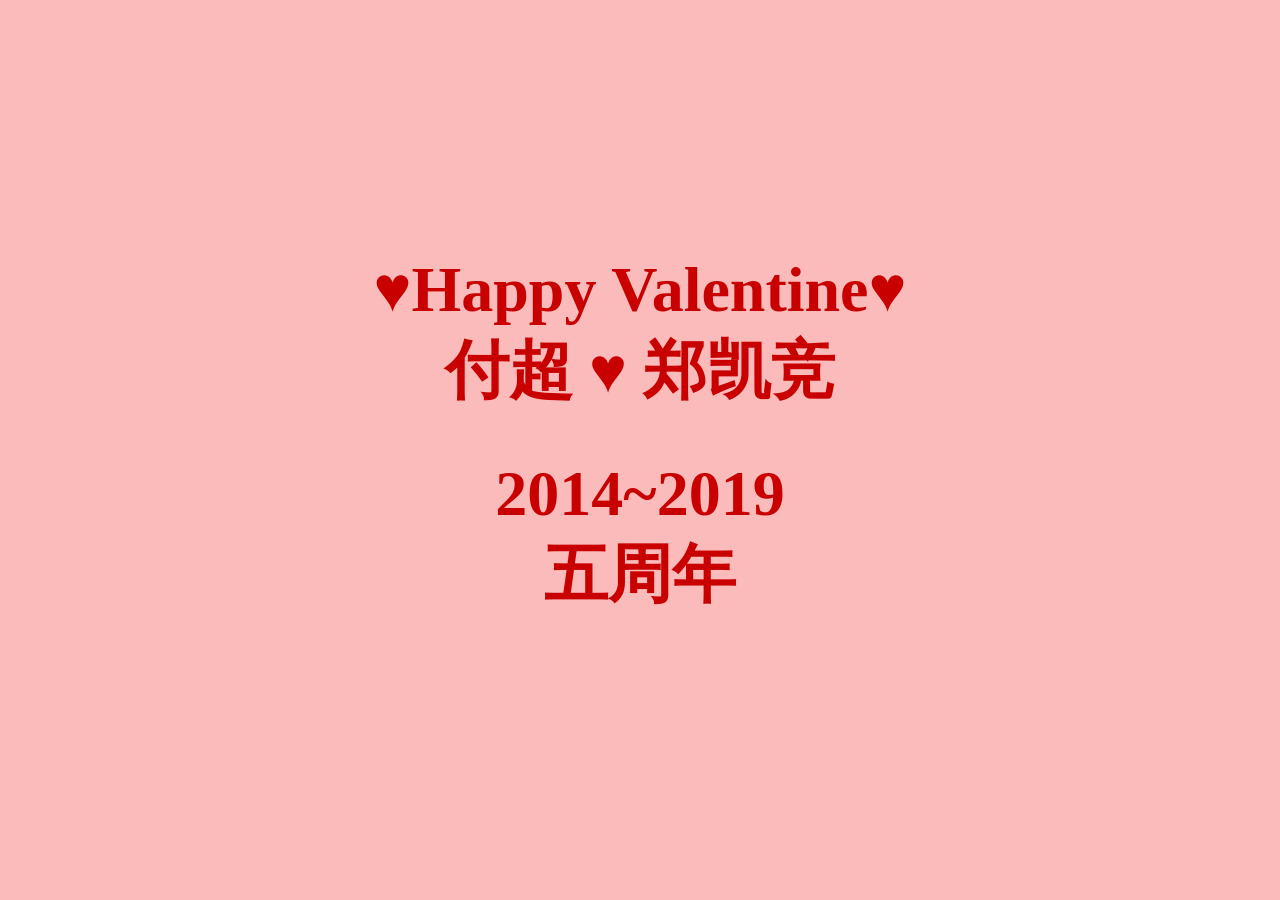
<file: html/valentine2018.html>
<!DOCTYPE html>
<html>
<head>
    <meta charset="utf-8" />
    <!--
        <meta http-equiv="X-UA-Compatible" content="IE=edge">
        <link rel="stylesheet" type="text/css" media="screen" href="main.css" />
        <script src="main.js"></script>
        <meta name="viewport" content="width=device-width, initial-scale=1">
    -->
    <title>♥Happy Valentine♥</title>
    <style type="text/css">
    body{background-color: #fcbbbb}
    h1{font-family:"Times New Roman", Times, serif; font-size: 4em; color: #c90000; text-align: center}
    div{margin: 20% 0%}
    /*.big{font-size: 2em}*/
    </style>
    <audio autoplay loop>
        <source src="../media/moonheart8bit.ogg">
        <source src="../media/moonheart8bit.mp3">
    </audio>
</head>
<body>
    <div>
        <h1>♥Happy Valentine♥</br>付超 ♥ 郑凯竞</h1>
        <h1 class="big">2014~2019</br>五周年</h1>
    </div>
</body>
</html>
</file>
<file: css/style.css>
/* feihei.github.io homepage styles
   Visual identity: dark green #002a13 + white + rounded cards. Don't redesign without asking.
   Layout: slide-deck style — one .slide per viewport, CSS scroll-snap, dots built by js/main.js. */

:root{
  --color-bg: #002a13;
  --color-bg-raised: #0a3d20;
  --color-ink: #fff;
  --color-ink-dim: rgba(255, 255, 255, 0.78);
  --radius-card: 1.5em;
  --shadow-card: 0 3px 12px rgba(0, 0, 0, 0.22);
  --shadow-card-hover: 0 10px 26px rgba(0, 0, 0, 0.35);
  --font-sans: system-ui, -apple-system, "Segoe UI", Roboto, "Helvetica Neue",
    Arial, "PingFang SC", "Hiragino Sans GB", "Microsoft YaHei", sans-serif;
}

html, body{
  height: 100%;
}

body{
  text-align: center;
  font-family: var(--font-sans);
  background-color: var(--color-bg);
  /* Subtle depth: slightly lighter glow at the top, flat identity green below */
  background-image: radial-gradient(120% 90% at 50% 0%, var(--color-bg-raised), var(--color-bg) 60%);
  background-attachment: fixed;
  color: var(--color-ink);
  margin: 0;
  padding: 0;
  overflow: hidden;
  -webkit-font-smoothing: antialiased;
}
a{
  text-decoration: none;
  color: var(--color-ink);
}

/* Language switch bar */
.language-switch {
  position: fixed;
  top: 0;
  left: 0;
  width: 100%;
  display: flex;
  justify-content: center;
  align-items: center;
  background-color: rgba(0, 42, 19, 0.8);
  -webkit-backdrop-filter: blur(8px);
  backdrop-filter: blur(8px);
  padding: 12px 0;
  z-index: 1000;
  border-bottom: 1px solid rgba(255, 255, 255, 0.9);
}

.language-option {
  appearance: none;
  background: none;
  border: none;
  font: inherit;
  color: inherit;
  padding: 8px 15px;
  font-weight: bold;
  cursor: pointer;
  transition: all 0.3s ease;
  border-radius: 20px;
}

.language-option.active {
  background-color: var(--color-ink);
  color: var(--color-bg);
}

.language-option:focus-visible,
.language-icon:focus-visible,
.slide-dot:focus-visible {
  outline: 2px solid var(--color-ink);
  outline-offset: 2px;
}

.language-icon {
  appearance: none;
  background: none;
  border: none;
  padding: 0;
  font: inherit;
  color: inherit;
  width: 40px;
  height: 40px;
  margin: 0 20px;
  cursor: pointer;
  transition: transform 0.6s ease;
}

.language-icon.flipped {
  transform: scaleX(-1);
}

.language-icon svg {
  width: 100%;
  height: 100%;
}

/* Slide navigation dots */
#slide-nav{
  position: fixed;
  right: 16px;
  top: 50%;
  transform: translateY(-50%);
  display: flex;
  flex-direction: column;
  gap: 10px;
  z-index: 1001;
}

.slide-dot{
  appearance: none;
  width: 10px;
  height: 10px;
  padding: 0;
  border-radius: 50%;
  border: 1px solid var(--color-ink);
  background: transparent;
  cursor: pointer;
  transition: background 0.3s ease, transform 0.3s ease;
}

.slide-dot.active{
  background: var(--color-ink);
  transform: scale(1.25);
}

/* Content sections: the active one is the slide scroller.
   No fade-in on load — everything is visible from the first paint.
   Language switches cross-fade via the View Transition API (js/main.js). */
.content-section {
  display: none;
}

.content-section.active {
  display: block;
  height: 100dvh;
  overflow-y: auto;
  scroll-snap-type: y mandatory;
  scroll-behavior: smooth;
}

/* One slide = one viewport */
.slide{
  min-height: 100dvh;
  scroll-snap-align: start;
  display: flex;
  flex-direction: column;
  align-items: center;
  justify-content: center;
  padding: 90px 6vw 50px;
  box-sizing: border-box;
}

/* Intro slide */
.slide-intro .title{
  width: auto;
  max-width: 90%;
  padding: 0;
  font-size: clamp(1.3em, 3.2vw, 1.8em);
}
#huge{
  line-height: 0em;
  font-size: clamp(2.4em, 8vw, 3.8em);
  letter-spacing: 0.03em;
}
#left{
  text-align: left;
}
#right{
  text-align: right;
}

/* Book-like intro: left-aligned paragraph with a drop cap on its first letter */
.slide-intro .intro{
  margin: 1.6em auto 0;
  text-align: left;
  font-size: clamp(1em, 2vw, 1.2em);
  max-width: 36em;
}
.slide-intro .intro p::first-letter{
  float: left;
  font-size: 3.2em;
  line-height: 0.8;
  padding: 0.06em 0.1em 0 0;
  color: var(--color-ink);
}

.scroll-hint{
  margin-top: 2.5em;
  font-size: 1.6em;
  animation: bob 1.6s ease-in-out infinite;
}

@keyframes bob {
  0%, 100% { transform: translateY(0); }
  50% { transform: translateY(8px); }
}

/* Work slides */
.slide h2{
  letter-spacing: 0.04em;
  font-size: clamp(1.6em, 3vw, 2.2em);
  margin: 0 0 0.6em;
}

.intro{
  font-size: clamp(1.05em, 2.5vw, 1.5em);
  line-height: 1.65;
  max-width: 800px;
  margin: 0 auto;
  padding: 0 20px;
  color: var(--color-ink-dim);
}

/* Card rows: wrapping flex keeps every row (incl. partial last rows) centered */
.container{
  display: flex;
  flex-wrap: wrap;
  justify-content: center;
  gap: 1.25em;
  width: min(90%, 70em);
  margin: 0 auto;
}

.img_box{
  flex: 1 0 15em;    /* grow to fill complete rows, never shrink before wrapping */
  max-width: 17.5em; /* cap growth so partial rows stay compact and centered */
  display: block;
  background: linear-gradient(160deg, var(--color-bg-raised), var(--color-bg));
  border: 2px solid var(--color-ink);
  border-radius: var(--radius-card);
  position: relative;
  text-align: center;
  overflow: hidden;
  box-shadow: var(--shadow-card);
  transition: transform 0.3s ease, box-shadow 0.3s ease;
}

.img_box:hover {
  transform: translateY(-6px);
  box-shadow: var(--shadow-card-hover);
}

.img_box:focus-visible {
  outline: 3px solid var(--color-ink);
  outline-offset: 3px;
}

.mask{
  opacity: 0;
  background-color: rgba(0, 42, 19, 0.55);
  -webkit-backdrop-filter: blur(6px);
  backdrop-filter: blur(6px);
  border-radius: inherit;
  width: 100%;
  height: 100%;
  position: absolute;
  inset: 0;
  display: flex;
  align-items: center;
  padding: 1em;
  box-sizing: border-box;
  transition: opacity 0.3s ease;
}
.img_box:hover .mask{
  opacity: 1;
}

.mask h2{
  font-size: 1.15em;
  line-height: 1.35;
  margin: 0;
}

/* Touch devices: no hover, show titles directly and let the whole card be tappable */
@media (hover: none) {
  .mask {
    opacity: 1;
  }
}

/* Entrance: cards fade in when their slide becomes active (main.js adds
   .slide-active via IntersectionObserver), instead of once on page load.
   html.js keeps cards visible if JS never runs. */
@media (prefers-reduced-motion: no-preference) {
  html.js .container > .img_box { opacity: 0; }
  html.js .slide-active .container > .img_box {
    opacity: 1;
    animation: cardIn 0.5s ease backwards;
  }
  html.js .slide-active .container > .img_box:nth-child(2) { animation-delay: 0.06s; }
  html.js .slide-active .container > .img_box:nth-child(3) { animation-delay: 0.12s; }
  html.js .slide-active .container > .img_box:nth-child(4) { animation-delay: 0.18s; }
  html.js .slide-active .container > .img_box:nth-child(5) { animation-delay: 0.24s; }
}

@keyframes cardIn {
  from {
    opacity: 0;
    transform: translateY(14px);
  }
}

/* Respect users who opt out of motion */
@media (prefers-reduced-motion: reduce) {
  *, *::before, *::after {
    animation-duration: 0.01ms !important;
    animation-iteration-count: 1 !important;
    transition-duration: 0.01ms !important;
  }
  .content-section.active,
  html {
    scroll-behavior: auto !important;
  }
}

/* Film grain overlay: full-viewport canvas painted by js/main.js.
   Sits above everything (pointer-events: none) like a layer of film stock. */
#film-grain{
  position: fixed;
  inset: 0;
  width: 100%;
  height: 100%;
  pointer-events: none;
  z-index: 2000;
  opacity: 0.2;
}

/* CRT vignette: screen corners and edges darken like an old tube monitor.
   Sits under the grain layer, above all page content; pure CSS, no animation. */
body::after{
  content: "";
  position: fixed;
  inset: 0;
  pointer-events: none;
  z-index: 1900;
  background: radial-gradient(
    ellipse at center,
    transparent 55%,
    rgba(0, 0, 0, 0.32) 100%
  );
}

/* Small screens: tighter chrome */
@media (max-width: 640px) {
  .language-icon {
    margin: 0 10px;
  }
  #slide-nav {
    right: 8px;
  }
  .slide {
    padding: 80px 5vw 40px;
  }
  .container {
    gap: 0.9em;
  }
  .img_box {
    flex-basis: 11em;
    max-width: none;
  }
}
</file>
